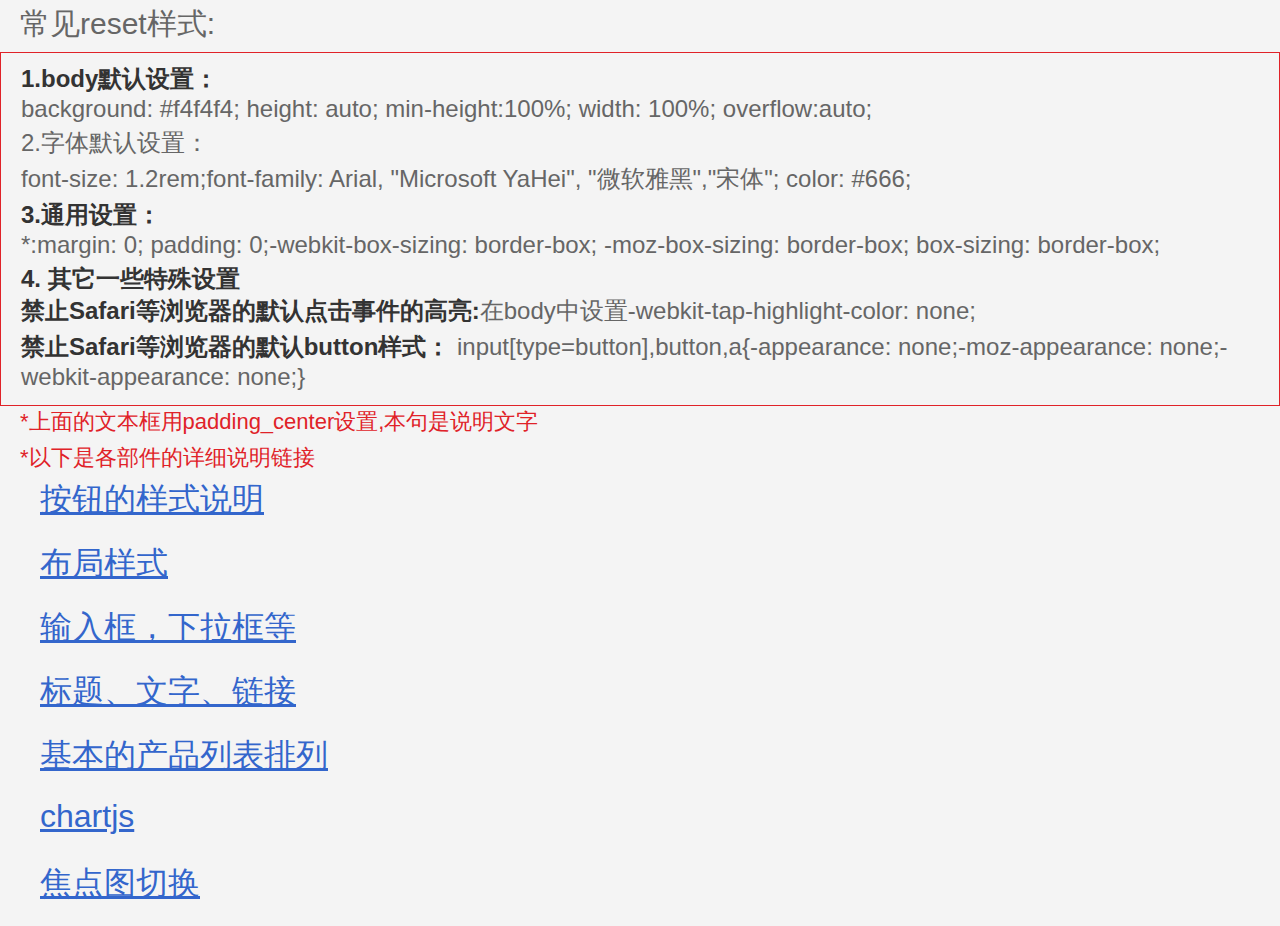
<file: index.html>
<!DOCTYPE html>
<html>
	<head>
		<meta charset="utf-8" />
		<meta name="viewport" content="width=device-width,initial-scale=1,minimum-scale=1,maximum-scale=1,user-scalable=0">
		<meta name="apple-mobile-web-app-capable" content="yes">
		<meta name="format-detection" content="telephone=no">
		<!--iPhone/iPod Touch上将网页"添加至主屏幕"时，去掉icon上的透明层-->
		<link rel="apple-touch-icon-precomposed" href="../images/apple-touch-icon.png">
		<link rel="stylesheet" type="text/css" href="../css/common.css"/>
		<script type="text/javascript" src="../js/jquery.min.js"></script>
		<title>mobile CSS</title>
		<style type="text/css">
			a,p{margin-bottom: 0.2rem;}
			b{font-weight: bold;color: #333;}
			a{font-size: 1.6rem;text-indent: 2rem;line-height: 3rem;height: 3rem;}
		</style>
	</head>
	<body>
		<p class="tit_normalleft">常见reset样式:</p>
		<div class="padding_center redborder">
			<b>1.body默认设置：</b>
			<p>background: #f4f4f4; height: auto; min-height:100%; width: 100%; overflow:auto;</p>
			<b></b>2.字体默认设置：</p>
			<p>font-size: 1.2rem;font-family: Arial, "Microsoft YaHei", "微软雅黑","宋体"; color: #666;</p>
			<b>3.通用设置：</b>
			<p>*:margin: 0; padding: 0;-webkit-box-sizing: border-box; -moz-box-sizing: border-box; box-sizing: border-box;</p>
			<b>4. 其它一些特殊设置</b>
			<p><b>禁止Safari等浏览器的默认点击事件的高亮:</b>在body中设置-webkit-tap-highlight-color: none;</p>
			<p><b>禁止Safari等浏览器的默认button样式：</b> input[type=button],button,a{-appearance: none;-moz-appearance: none;-webkit-appearance: none;}</p>
		</div>
		<p class="validate_text">*上面的文本框用padding_center设置,本句是说明文字</p>
		<p class="validate_text">*以下是各部件的详细说明链接</p>
		<a href="btn.html" class="blue_href">按钮的样式说明</a>
		<a href="layout.html" class="blue_href">布局样式</a>
		<a href="input.html" class="blue_href">输入框，下拉框等</a>
		<a href="title_text.html" class="blue_href">标题、文字、链接</a>
		<a href="prolist.html" class="blue_href">基本的产品列表排列</a>
		<a href="chartjs.html" class="blue_href">chartjs</a>
		<a href="slidebanner.html" class="blue_href">焦点图切换</a>
	</body>
</html>
</file>
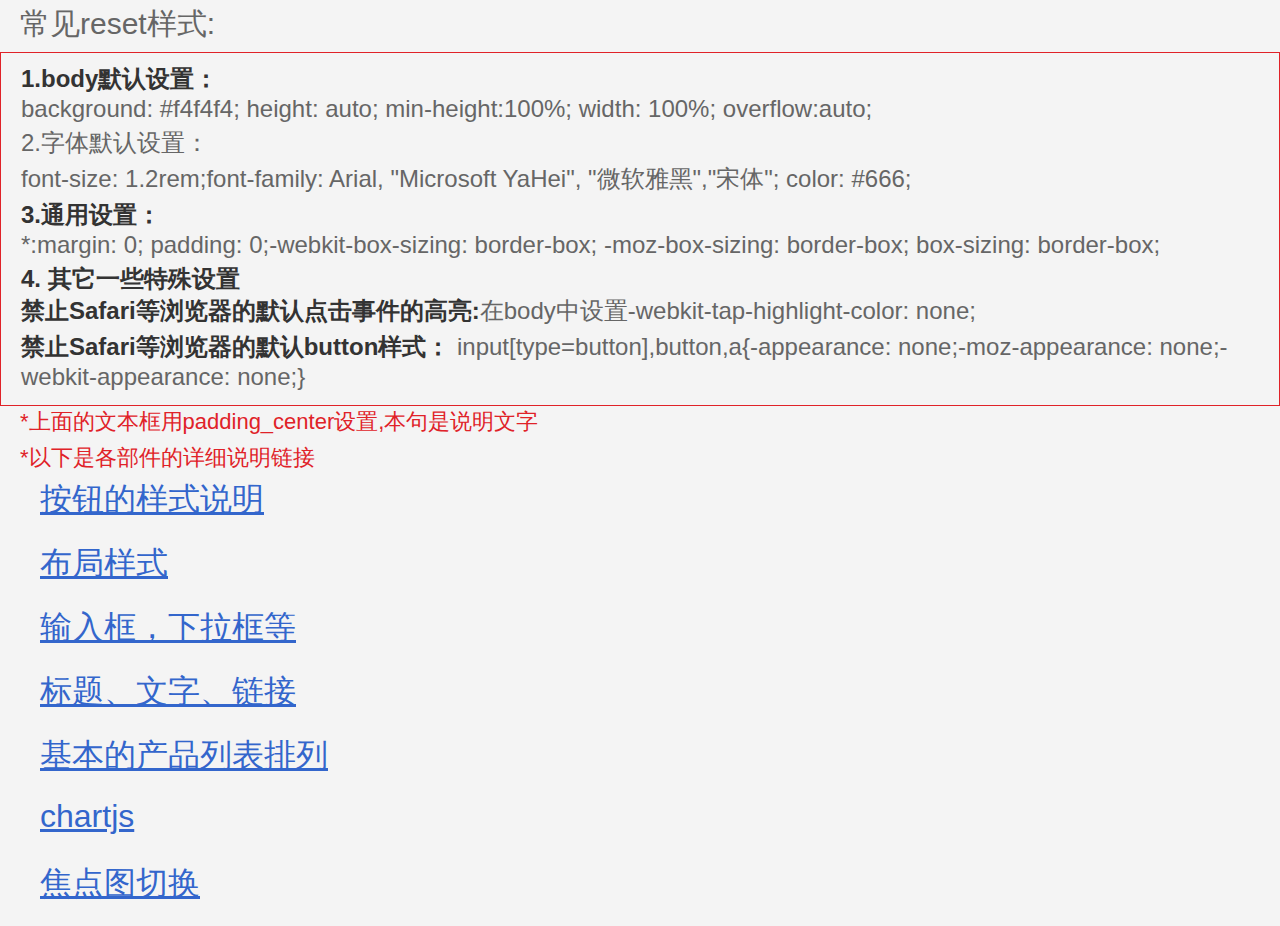
<file: template/index.html>
<!DOCTYPE html>
<html>
	<head>
		<meta charset="utf-8" />
		<meta name="viewport" content="width=device-width,initial-scale=1,minimum-scale=1,maximum-scale=1,user-scalable=0">
		<meta name="apple-mobile-web-app-capable" content="yes">
		<meta name="format-detection" content="telephone=no">
		<!--iPhone/iPod Touch上将网页"添加至主屏幕"时，去掉icon上的透明层-->
		<link rel="apple-touch-icon-precomposed" href="images/apple-touch-icon.png">
		<link rel="stylesheet" type="text/css" href="../css/common.css"/>
		<script type="text/javascript" src="../js/jquery.min.js"></script>
		<title>mobile CSS</title>
		<style type="text/css">
			a,p{margin-bottom: 0.2rem;}
			b{font-weight: bold;color: #333;}
			a{font-size: 1.6rem;text-indent: 2rem;line-height: 3rem;height: 3rem;}
		</style>
	</head>
	<body>
		<p class="tit_normalleft">常见reset样式:</p>
		<div class="padding_center redborder">
			<b>1.body默认设置：</b>
			<p>background: #f4f4f4; height: auto; min-height:100%; width: 100%; overflow:auto;</p>
			<b></b>2.字体默认设置：</p>
			<p>font-size: 1.2rem;font-family: Arial, "Microsoft YaHei", "微软雅黑","宋体"; color: #666;</p>
			<b>3.通用设置：</b>
			<p>*:margin: 0; padding: 0;-webkit-box-sizing: border-box; -moz-box-sizing: border-box; box-sizing: border-box;</p>
			<b>4. 其它一些特殊设置</b>
			<p><b>禁止Safari等浏览器的默认点击事件的高亮:</b>在body中设置-webkit-tap-highlight-color: none;</p>
			<p><b>禁止Safari等浏览器的默认button样式：</b> input[type=button],button,a{-appearance: none;-moz-appearance: none;-webkit-appearance: none;}</p>
		</div>
		<p class="validate_text">*上面的文本框用padding_center设置,本句是说明文字</p>
		<p class="validate_text">*以下是各部件的详细说明链接</p>
		<a href="btn.html" class="blue_href">按钮的样式说明</a>
		<a href="layout.html" class="blue_href">布局样式</a>
		<a href="input.html" class="blue_href">输入框，下拉框等</a>
		<a href="title_text.html" class="blue_href">标题、文字、链接</a>
		<a href="prolist.html" class="blue_href">基本的产品列表排列</a>
		<a href="chartjs.html" class="blue_href">chartjs</a>
		<a href="slidebanner.html" class="blue_href">焦点图切换</a>
	</body>
</html>
</file>
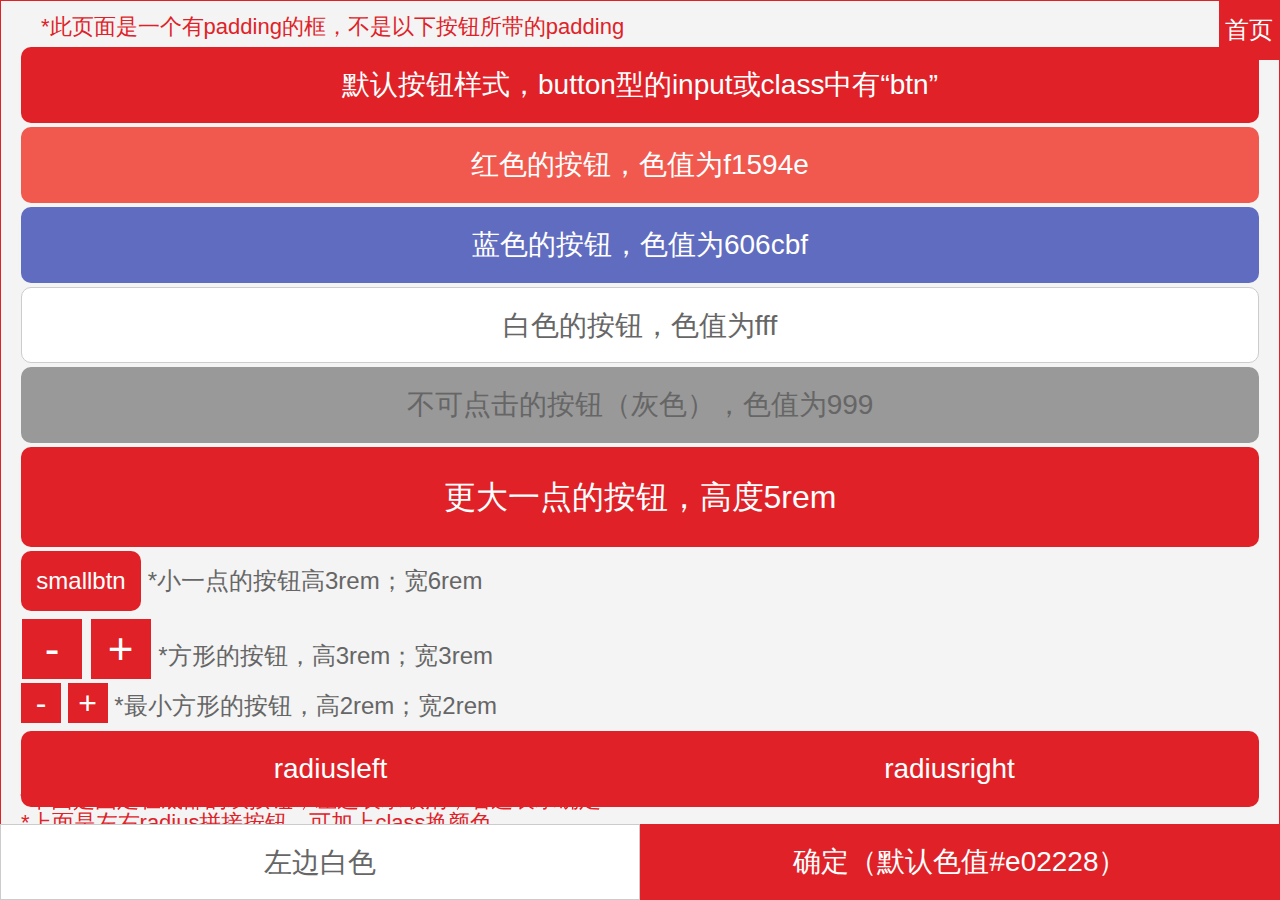
<file: template/btn.html>
<!DOCTYPE html>
<html>
	<head>
		<meta charset="utf-8" />
		<meta name="viewport" content="width=device-width,initial-scale=1,minimum-scale=1,maximum-scale=1,user-scalable=0">
		<meta name="apple-mobile-web-app-capable" content="yes">
		<meta name="format-detection" content="telephone=no">
		<!--iPhone/iPod Touch上将网页"添加至主屏幕"时，去掉icon上的透明层-->
		<link rel="apple-touch-icon-precomposed" href="images/apple-touch-icon.png">
		<link rel="stylesheet" type="text/css" href="../css/common.css"/>
		<script type="text/javascript" src="../js/jquery.min.js"></script>
		<title>按钮的样式说明</title>
		<style type="text/css">
			a,p{margin-bottom: 0.2rem;}
		</style>
	</head>
	<body>
		<div class="padding_center redborder heightauto">
			<p class="validate_text">*此页面是一个有padding的框，不是以下按钮所带的padding</p>
			<a href="#" class="btn">默认按钮样式，button型的input或class中有“btn”</a>
			<a href="#" class="btn btnred">红色的按钮，色值为f1594e</a>
			<a href="#" class="btn btnblue">蓝色的按钮，色值为606cbf</a>
			<a href="#" class="btn btnwhite">白色的按钮，色值为fff</a>
			<a href="#" class="btn btndisabled">不可点击的按钮（灰色），色值为999</a>
			<a href="#" class="btn bigbtn">更大一点的按钮，高度5rem</a>
			<p>
				<a href="#" class="btn smallbtn" style="display: inline-block;">smallbtn</a>
				<em style="display: inline">*小一点的按钮高3rem；宽6rem</em>
			</p>
			<p>
				<a href="#" class="btn square_btn" style="display: inline-block;">-</a>
				<a href="#" class="btn square_btn" style="display: inline-block;">+</a>
				<em style="display: inline">*方形的按钮，高3rem；宽3rem</em>
			</p>
			<p>
				<a href="#" class="btn square_btn_small" style="display: inline-block;">-</a>
				<a href="#" class="btn square_btn_small" style="display: inline-block;">+</a>
				<em style="display: inline">*最小方形的按钮，高2rem；宽2rem</em>
			</p>
			<p class="radiusbtn">
				<input type="button" name="" id="" value="radiusleft" />
				<input type="button" name="" id="" value="radiusright" />
				<em class="validate_text">*上面是左右radius拼接按钮，可加上class换颜色</em>
			</p>
		</div>
		<p class="validate_text" style="position: fixed;bottom: 4rem;">*下面是固定在底部的双按钮，左边表示取消，右边表示确定</p>
		<div class="botbtn">
			<input type="button" class="btnhalf btnwhite" name="" id="" value="左边白色" />
			<input type="button" class="btnhalf " name="" id="" value="确定（默认色值#e02228）" />
		</div>
		<a href="index.html" class="square_btn fixed_top" style="font-size: 1.2rem;">首页</a>
	</body>
</html>
</file>
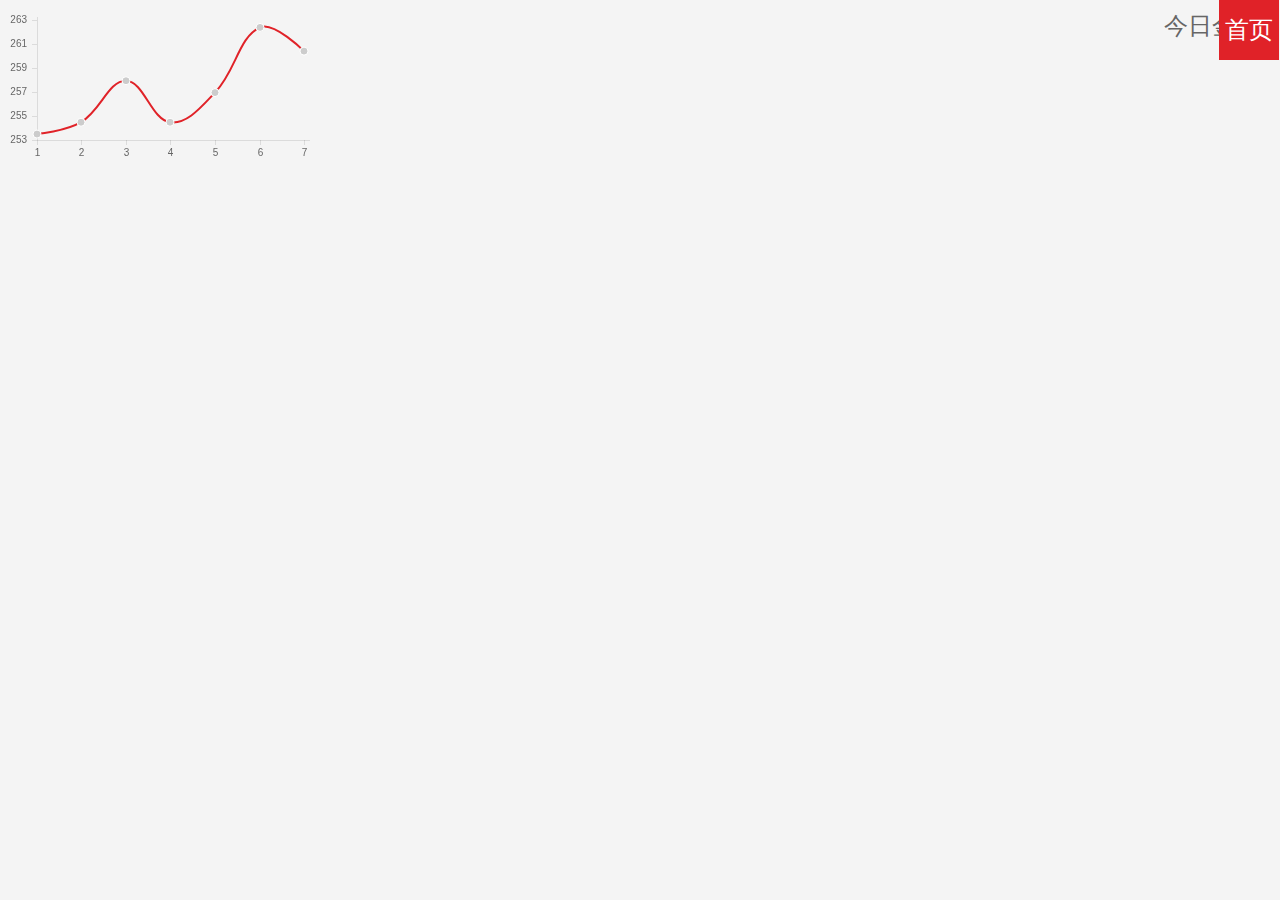
<file: template/chartjs.html>
<!DOCTYPE html>
<html>
	<head>
		<meta charset="UTF-8">
		<meta name="viewport" content="width=device-width,initial-scale=1,minimum-scale=1,maximum-scale=1,user-scalable=0">
		<meta name="apple-mobile-web-app-capable" content="yes">
		<meta name="format-detection" content="telephone=no">

		<!--iPhone/iPod Touch上将网页"添加至主屏幕"时，去掉icon上的透明层-->
		<link rel="apple-touch-icon-precomposed" href="images/apple-touch-icon.png">
		<link rel="stylesheet" type="text/css" href="../css/common.css"/>
		<script type="text/javascript" src="../js/jquery.min.js"></script>
		<script type="text/javascript" src="../js/chart.min.js"></script>
		<title>ChartJs</title>
	</head>
	<body>
		<a href="index.html" class="square_btn fixed_top" style="font-size: 1.2rem;">首页</a>
		<p style="float: right;margin-right: 1rem;">今日金价<em style="font-style: normal;"><?php echo $tg_price;?></em></p>
		<div class="chart" style="width: 300px;margin: 10px">
			<canvas id="myChart">为了更好的视觉体验，请使用IE9以上版本的浏览器</canvas>
		</div>
		<script>
		    window.onload = function(){
		        var lineChartData =  {
		        	labels : [  '1', '2', '3', '4', '5', '6', '7'],
		        	datasets : [
		        		{
		        			label: 'gold dataset',
		        			fillColor : 'rgba(151,187,205,0)',
		        			strokeColor : '#e02228',
		        			pointColor : '#ccc',
		        			pointStrokeColor : '#fff',
		        			pointHighlightFill : '#fff',
		        			pointHighlightStroke : 'rgba(151,187,205,1)',
		        			data : [253.50,254.50,258.00,254.50,257.00,262.50,260.50]
		        		}]};
		        var ctx = document.getElementById("myChart").getContext("2d");
		        window.myLine = new Chart(ctx).Line(lineChartData, {
		            pointHitDetectionRadius: 5,
		            scaleFontStyle : "normal",
		            scaleFontSize : 10,
		            responsive: true,
		            scaleShowGridLines : false,
		            datasetFill : true,
		        });
		    }
		</script>
	</body>
</html>
</file>
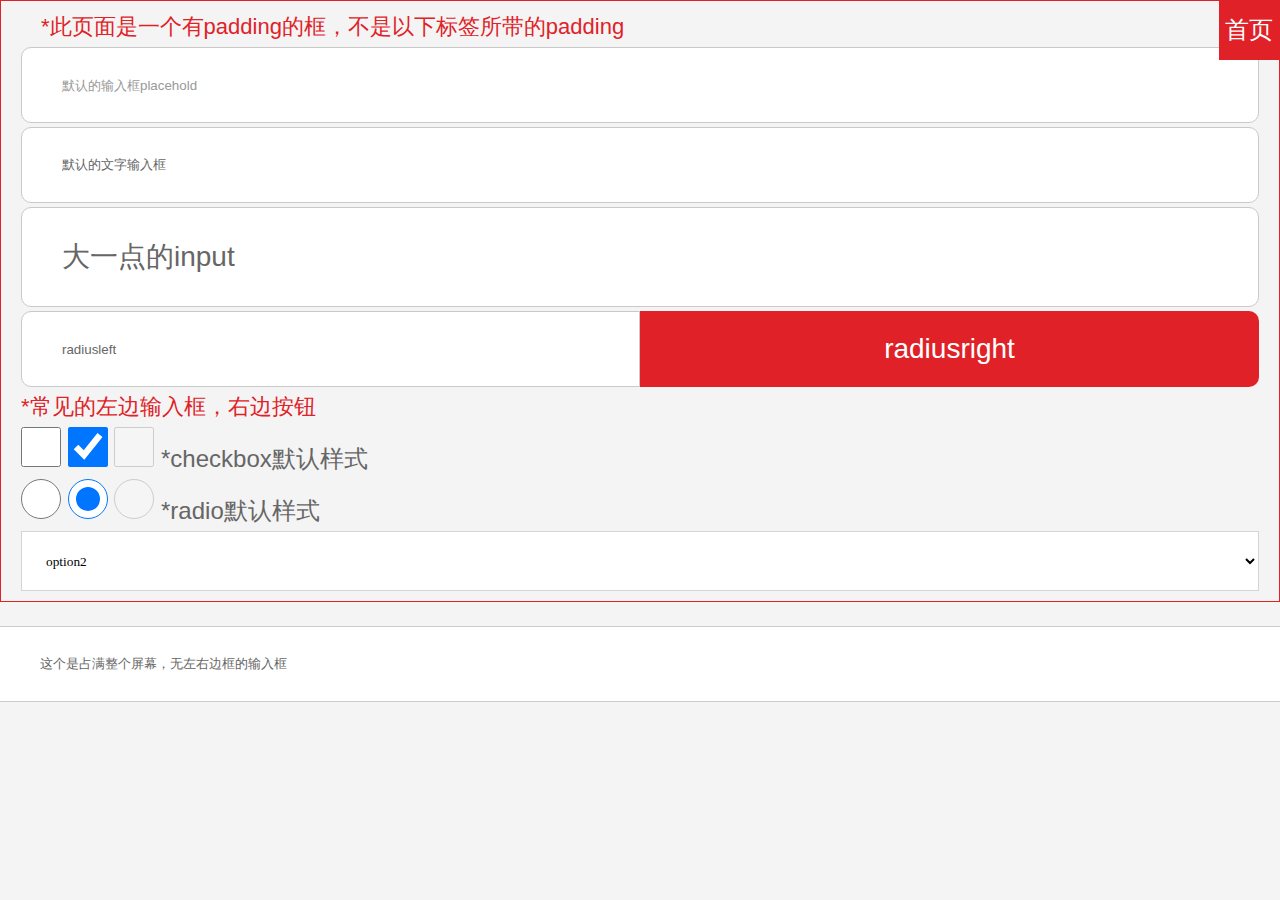
<file: template/input.html>
<!DOCTYPE html>
<html>
	<head>
		<meta charset="utf-8" />
		<meta name="viewport" content="width=device-width,initial-scale=1,minimum-scale=1,maximum-scale=1,user-scalable=0">
		<meta name="apple-mobile-web-app-capable" content="yes">
		<meta name="format-detection" content="telephone=no">
		<!--iPhone/iPod Touch上将网页"添加至主屏幕"时，去掉icon上的透明层-->
		<link rel="apple-touch-icon-precomposed" href="images/apple-touch-icon.png">
		<link rel="stylesheet" type="text/css" href="../css/common.css"/>
		<script type="text/javascript" src="../js/jquery.min.js"></script>
		<title>按钮的样式说明</title>
		<style type="text/css">
			a,div,p,input{margin-bottom: 0.2rem;}
		</style>
	</head>
	<body>
		<a href="index.html" class="square_btn fixed_top" style="font-size: 1.2rem;">首页</a>
		<div class="padding_center redborder heightauto">
			<p class="validate_text">*此页面是一个有padding的框，不是以下标签所带的padding</p>
			<input type="text" name="" id="" value="" placeholder="默认的输入框placehold" />
			<input type="text" name="" id="" value="默认的文字输入框" placeholder="" />
			<input type="text" name="" id="" value="大一点的input" class="biginput" />
			<p class="radiusbtn">
				<input type="text" name="" id="" value="radiusleft" />
				<input type="button" name="" id="" value="radiusright" />
				<em class="validate_text">*常见的左边输入框，右边按钮</em>
			</p>
			<p>
				<input type="checkbox" name="" id="" value="" />
				<input type="checkbox" name="" id="" checked="checked" value="" />
				<input type="checkbox" name="" id="" value="" disabled="disabled" />
				<em>*checkbox默认样式</em>
			</p>
			<p>
				<input type="radio" name="radio" id="" value="" checked="" />
				<input type="radio" name="radio" id="" value="" checked="true"/>
				<input type="radio" name="radio" id="" value="" disabled="disabled"/>
				<em>*radio默认样式</em>
			</p>
			<select name="select" style="width: 100%;">
				<option value="option1">option1</option>
				<option value="option2" selected="selected">option2</option>
				<option value="option3">option3</option>
			</select>
		</div>
		<input type="text" name="" id="" class="input_screen" style="margin-top: 1rem;" value="这个是占满整个屏幕，无左右边框的输入框" />
	</body>
</html>
</file>
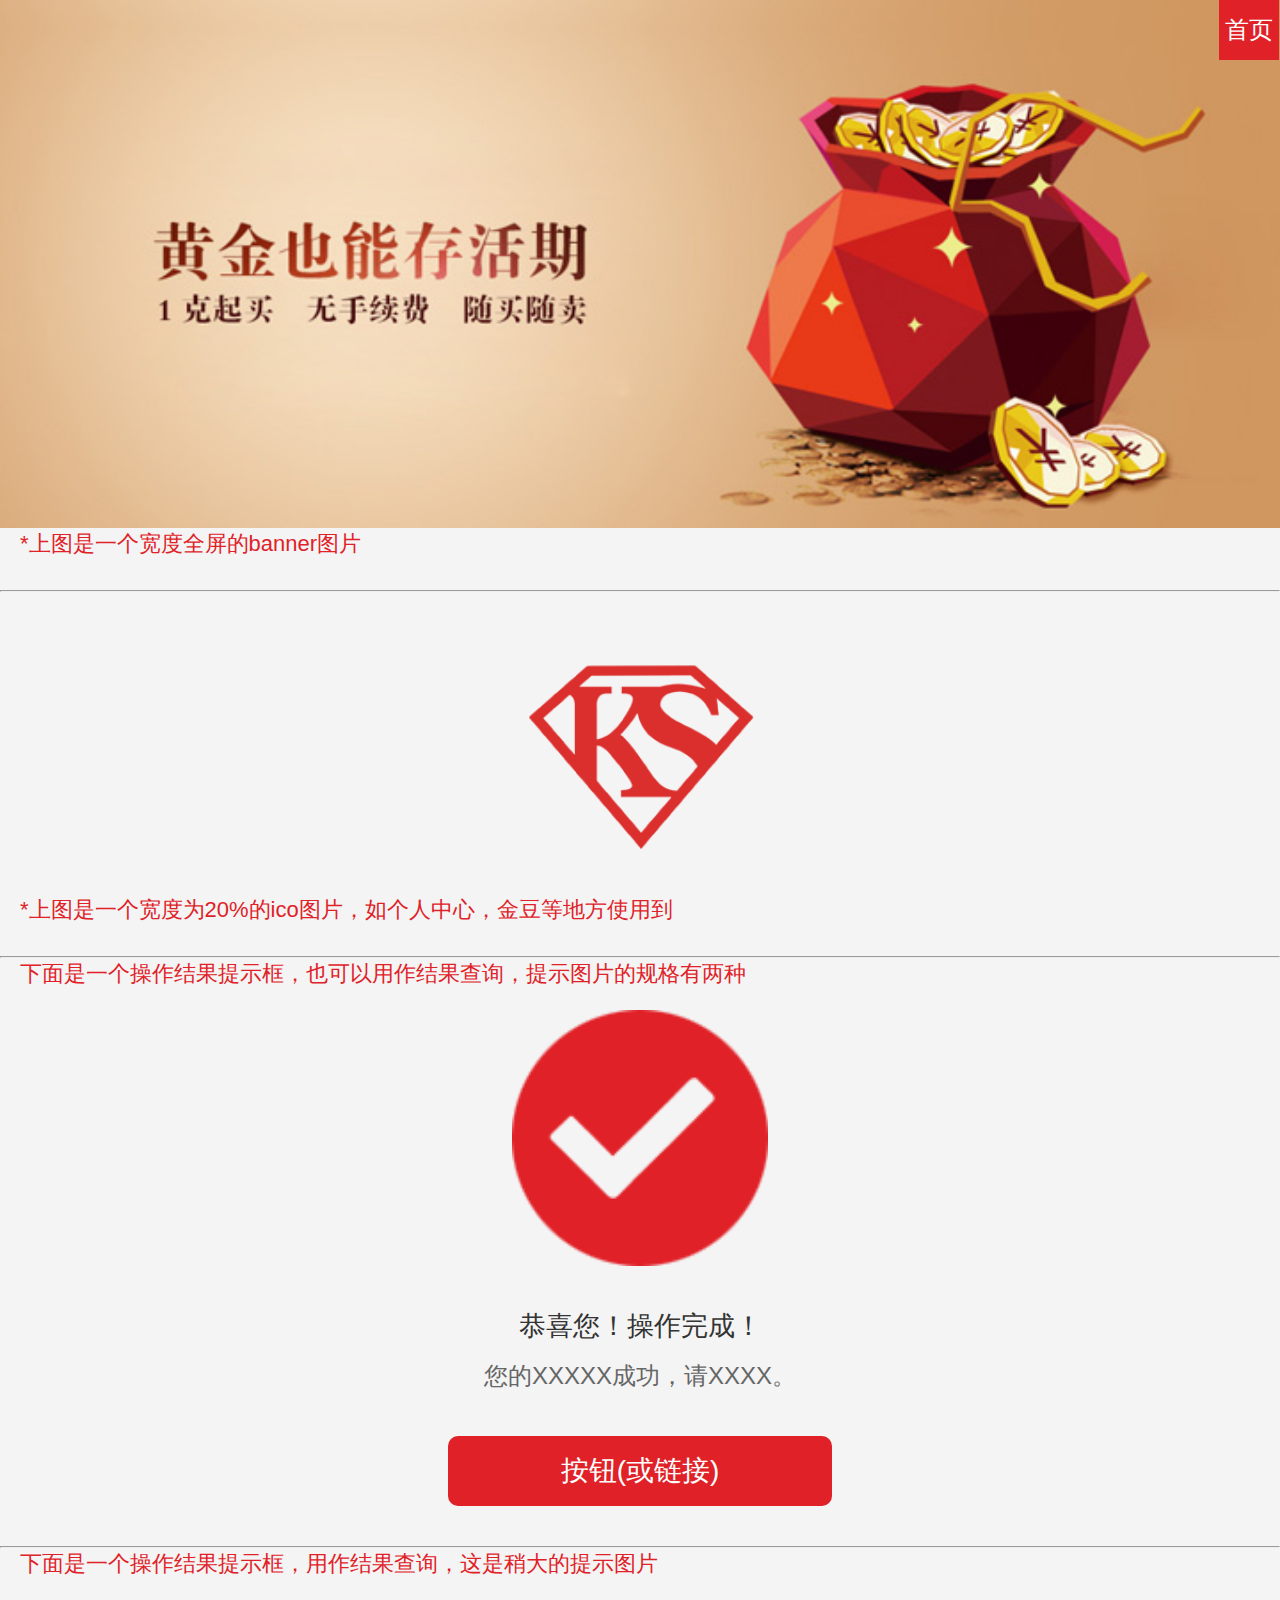
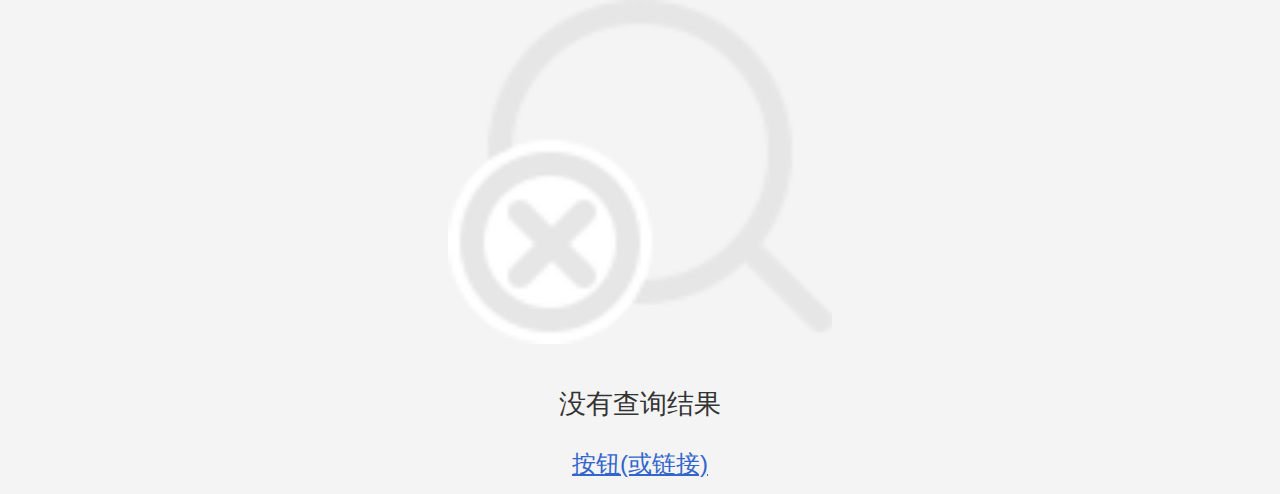
<file: template/layout.html>
<!DOCTYPE html>
<html>
	<head>
		<meta charset="utf-8" />
		<meta name="viewport" content="width=device-width,initial-scale=1,minimum-scale=1,maximum-scale=1,user-scalable=0">
		<meta name="apple-mobile-web-app-capable" content="yes">
		<meta name="format-detection" content="telephone=no">
		<!--iPhone/iPod Touch上将网页"添加至主屏幕"时，去掉icon上的透明层-->
		<link rel="apple-touch-icon-precomposed" href="images/apple-touch-icon.png">
		<link rel="stylesheet" type="text/css" href="../css/common.css"/>
		<script type="text/javascript" src="../js/jquery.min.js"></script>
		<style type="text/css">
			hr{margin-top: 1.5rem;}
		</style>
		<title>常见布局</title>
	</head>
	<body>
		<a href="index.html" class="square_btn fixed_top" style="font-size: 1.2rem;">首页</a>
		<img src="../images/banner_01.jpg" class="bannerimg" title="这是一个全屏的banner样式"/>
		<p class="validate_text">*上图是一个宽度全屏的banner图片</p>
		<hr />
		<img src="../images/icon-kingstone.png" class="mainico"/>
		<p class="validate_text">*上图是一个宽度为20%的ico图片，如个人中心，金豆等地方使用到</p>
		<hr />
		<p class="validate_text">下面是一个操作结果提示框，也可以用作结果查询，提示图片的规格有两种</p>
		<div class="resultbox">
            <img src="../images/ico_success.png" class="resultpic" />
            <p class="resulttip">恭喜您！操作完成！</p>
            <p class="result_tipsmall">您的XXXXX成功，请XXXX。</p>
            <a href="user.php?act=login" class="btn resultbtn">按钮(或链接)</a>
        </div>
        <hr />
        <p class="validate_text">下面是一个操作结果提示框，用作结果查询，这是稍大的提示图片</p>
        <div class="resultbox">
            <img src="../images/order-list-transparent.png" class="resultpic_big" />
            <p class="resulttip">没有查询结果</p>
            <a href="user.php?act=login" class="resulthref">按钮(或链接)</a>
        </div>


	</body>
</html>
</file>
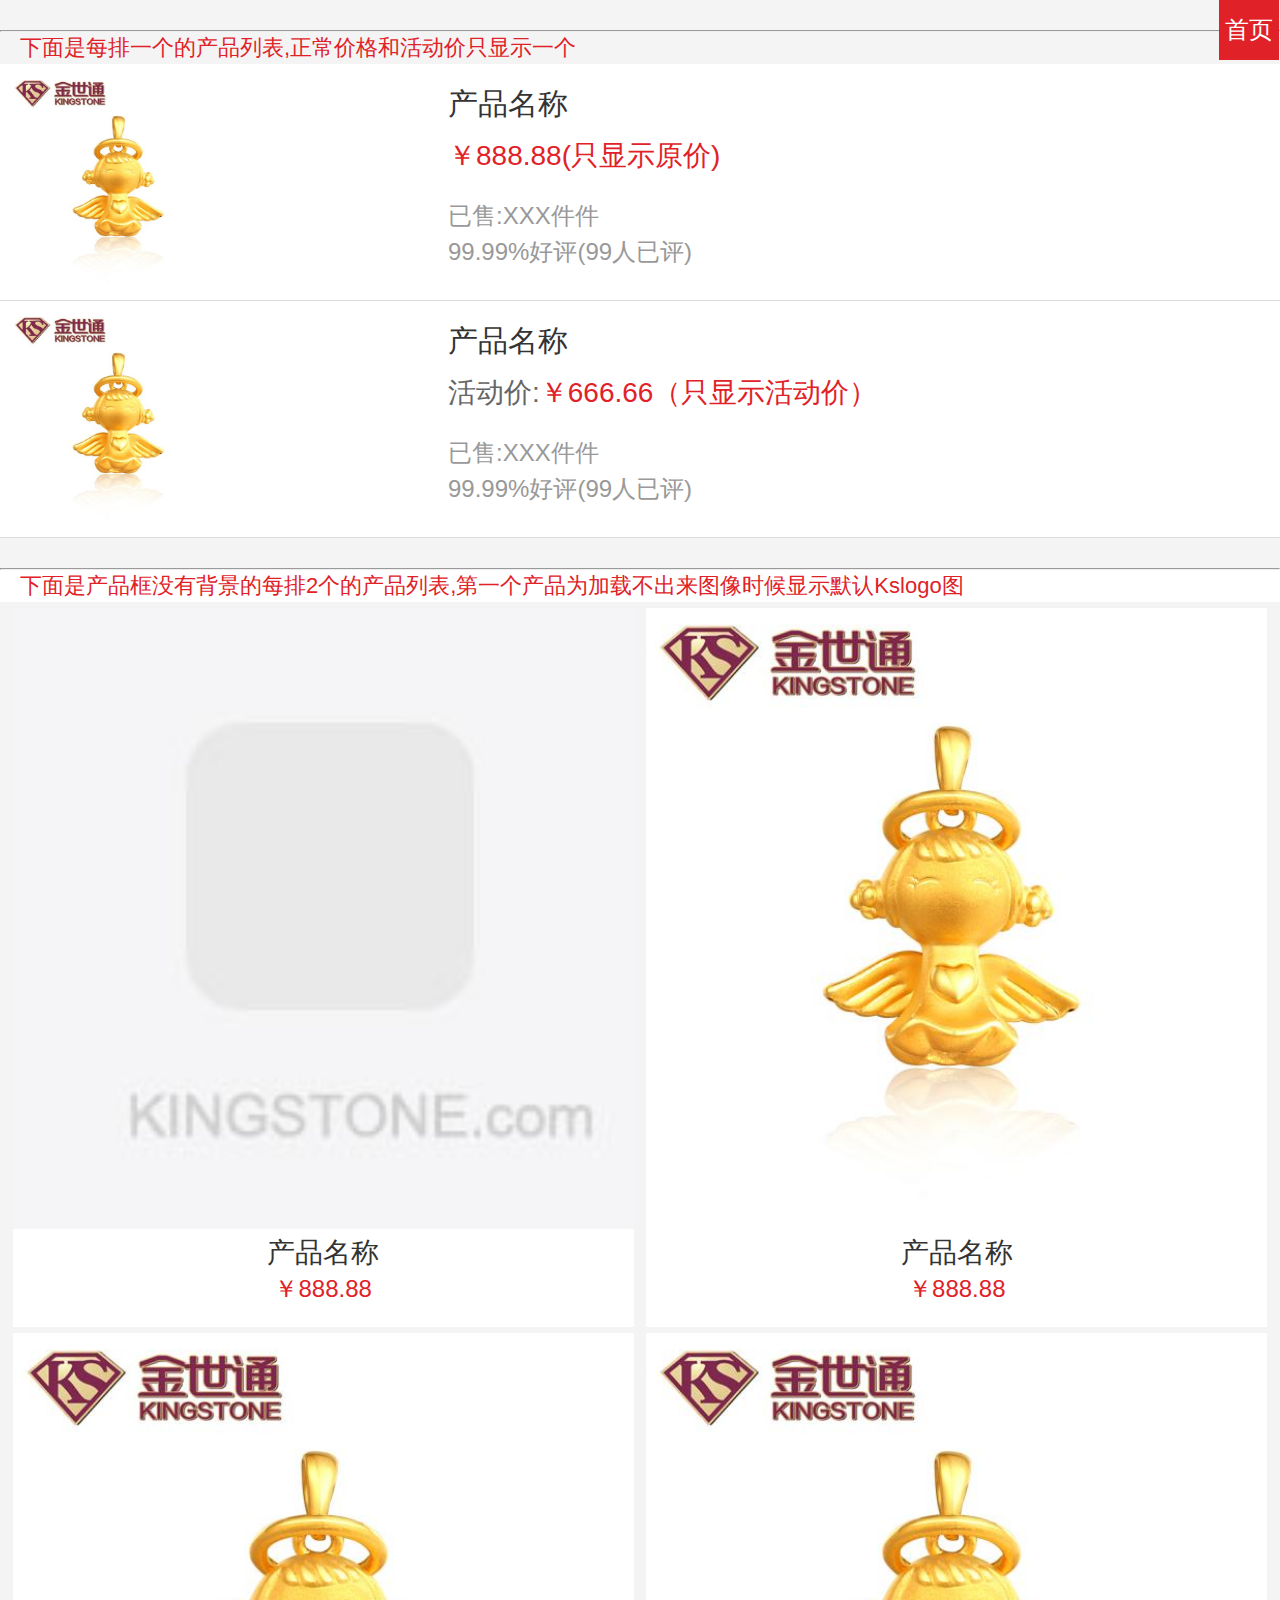
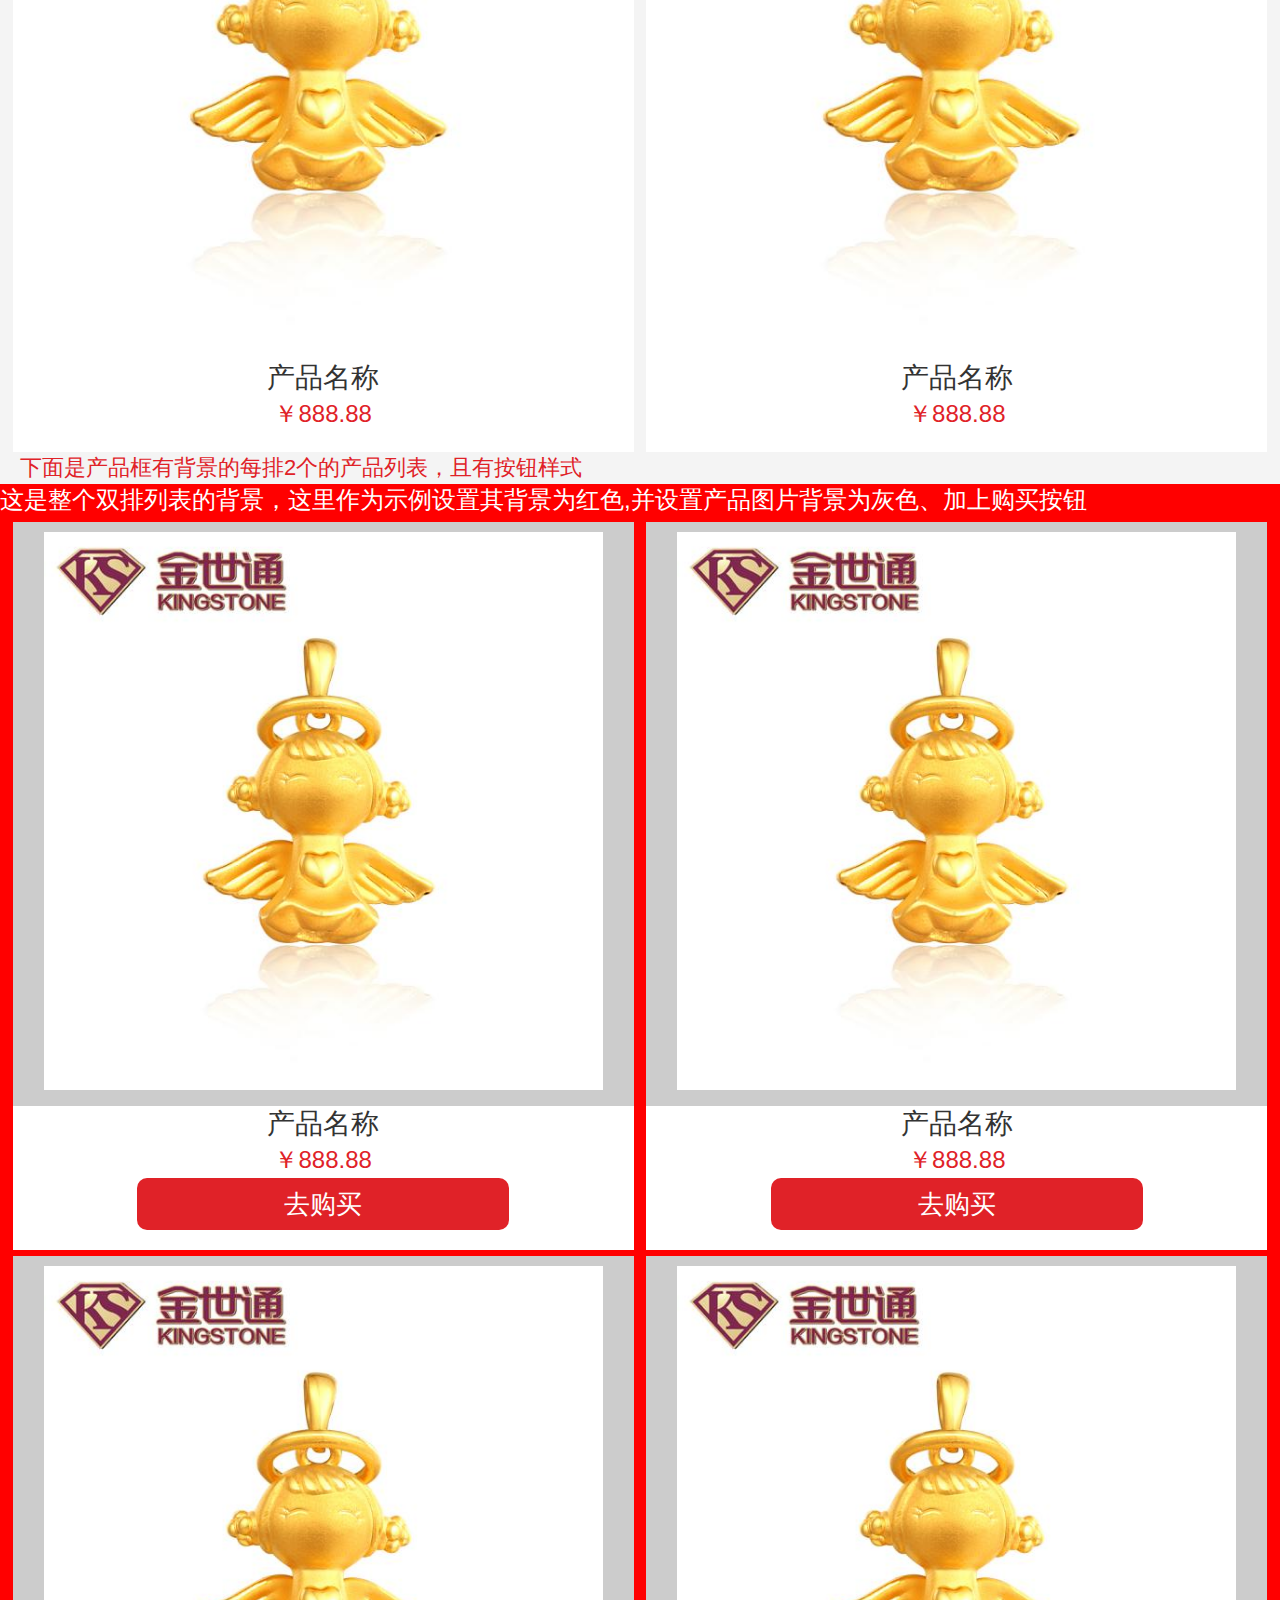
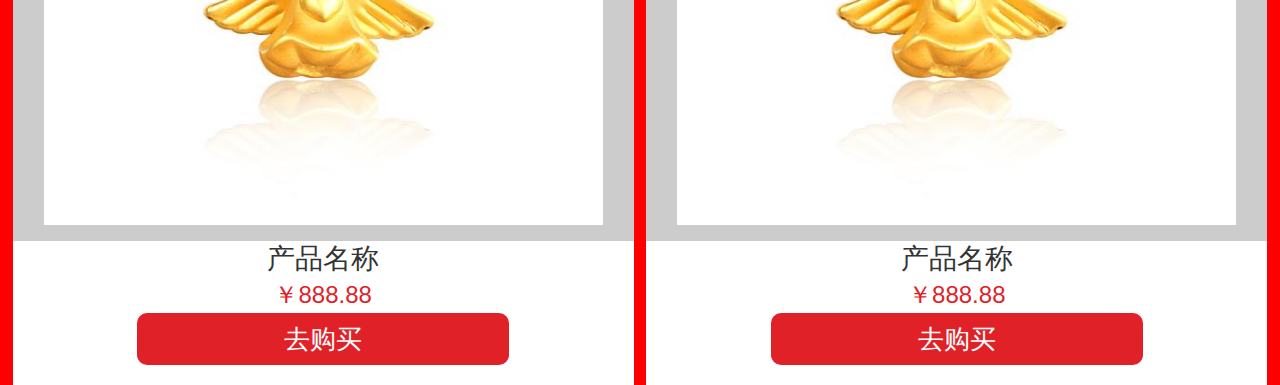
<file: template/prolist.html>
<!DOCTYPE html>
<html>
	<head>
		<meta charset="utf-8" />
		<meta name="viewport" content="width=device-width,initial-scale=1,minimum-scale=1,maximum-scale=1,user-scalable=0">
		<meta name="apple-mobile-web-app-capable" content="yes">
		<meta name="format-detection" content="telephone=no">
		<!--iPhone/iPod Touch上将网页"添加至主屏幕"时，去掉icon上的透明层-->
		<link rel="apple-touch-icon-precomposed" href="images/apple-touch-icon.png">
		<link rel="stylesheet" type="text/css" href="../css/common.css"/>
		<link rel="stylesheet" type="text/css" href="../css/prolist.css"/>
		<script type="text/javascript" src="../js/jquery.min.js"></script>
		<style type="text/css">
			hr{margin-top: 1.5rem;}
			.goodimg_bg{background-color: #ccc;}
		</style>
		<title>常见布局</title>
		<!--图片加载失败显示默认图片-->
		<script type="text/javascript">
			$(document).ready(function(){
			  	$(".good_img").error(function(){
			    	$(this).attr('src',"../images/img_bg4.jpg");
			 	});
			});
		</script>
	</head>
	<body>
		<a href="index.html" class="square_btn fixed_top" style="font-size: 1.2rem;">首页</a>
		<div class="">
			<hr />
			<p class="validate_text">下面是每排一个的产品列表,正常价格和活动价只显示一个</p>
			<div class="probox_one" onclick="location.href='#'">
			    <div class="proone_left">
			    	<img class="good_img" src="../images/pro_demo.png" alt="产品">
			    </div>
			    <div class="proone_right">
			    	<p class="good_name">产品名称</p>
	                <p class="good_price">￥888.88(只显示原价)</p>
	                <p class="good_salenum">已售:XXX件件</p>
	                <p class="good_commit">99.99%好评(99人已评)</p>
			    </div>
			</div>
			<div class="probox_one" onclick="location.href='#'">
			    <div class="proone_left">
			    	<img class="good_img" src="../images/pro_demo.png" alt="产品">
			    </div>
			    <div class="proone_right">
			    	<p class="good_name">产品名称</p>
	                <p class="good_price"><font>活动价:</font>￥666.66（只显示活动价）</p>
	                <p class="good_salenum">已售:XXX件件</p>
	                <p class="good_commit">99.99%好评(99人已评)</p>
			    </div>
			</div>
		</div>
		<hr />
		<div>
			<p class="validate_text" style="background-color: #fff;">下面是产品框没有背景的每排2个的产品列表,第一个产品为加载不出来图像时候显示默认Kslogo图</p>
			<div class="probox_double" onclick="location.href='#'">
				<img src="" alt="{$goods.goods_name}" class="good_img" />
				<p class="good_name">产品名称</p>
				<p class="good_price">￥888.88</p>
			</div>
			<div class="probox_double" onclick="location.href='#'">
				<img src="../images/pro_demo.png" alt="{$goods.goods_name}" class="good_img" />
				<p class="good_name">产品名称</p>
				<p class="good_price">￥888.88</p>
			</div>
			<div class="probox_double" onclick="location.href='#'">
				<img src="../images/pro_demo.png" alt="{$goods.goods_name}" class="good_img" />
				<p class="good_name">产品名称</p>
				<p class="good_price">￥888.88</p>
			</div>
			<div class="probox_double" onclick="location.href='#'">
				<img src="../images/pro_demo.png" alt="{$goods.goods_name}" class="good_img" />
				<p class="good_name">产品名称</p>
				<p class="good_price">￥888.88</p>
			</div>
		</div>

		<p class="validate_text">下面是产品框有背景的每排2个的产品列表，且有按钮样式</p>
		<div class="prolist_bg" style="background-color: red;">
			<p style="color: #fff;">这是整个双排列表的背景，这里作为示例设置其背景为红色,并设置产品图片背景为灰色、加上购买按钮</p>
			<div class="probox_double" onclick="location.href='#'">
				<div class="goodimg_bg">
					<img src="../images/pro_demo.png" alt="{$goods.goods_name}" class="good_img" />
				</div>
				<p class="good_name">产品名称</p>
				<p class="good_price">￥888.88</p>
				<a href="#" class="btn good_btn">去购买</a>
			</div>
			<div class="probox_double" onclick="location.href='#'">
				<div class="goodimg_bg">
					<img src="../images/pro_demo.png" alt="{$goods.goods_name}" class="good_img" />
				</div>
				<p class="good_name">产品名称</p>
				<p class="good_price">￥888.88</p>
				<a href="#" class="btn good_btn">去购买</a>
			</div>
			<div class="probox_double" onclick="location.href='#'">
				<div class="goodimg_bg">
					<img src="../images/pro_demo.png" alt="{$goods.goods_name}" class="good_img" />
				</div>
				<p class="good_name">产品名称</p>
				<p class="good_price">￥888.88</p>
				<a href="#" class="btn good_btn">去购买</a>
			</div>
			<div class="probox_double" onclick="location.href='#'">
				<div class="goodimg_bg">
					<img src="../images/pro_demo.png" alt="{$goods.goods_name}" class="good_img" />
				</div>
				<p class="good_name">产品名称</p>
				<p class="good_price">￥888.88</p>
				<a href="#" class="btn good_btn">去购买</a>
			</div>
		</div>

	</body>
</html>
</file>
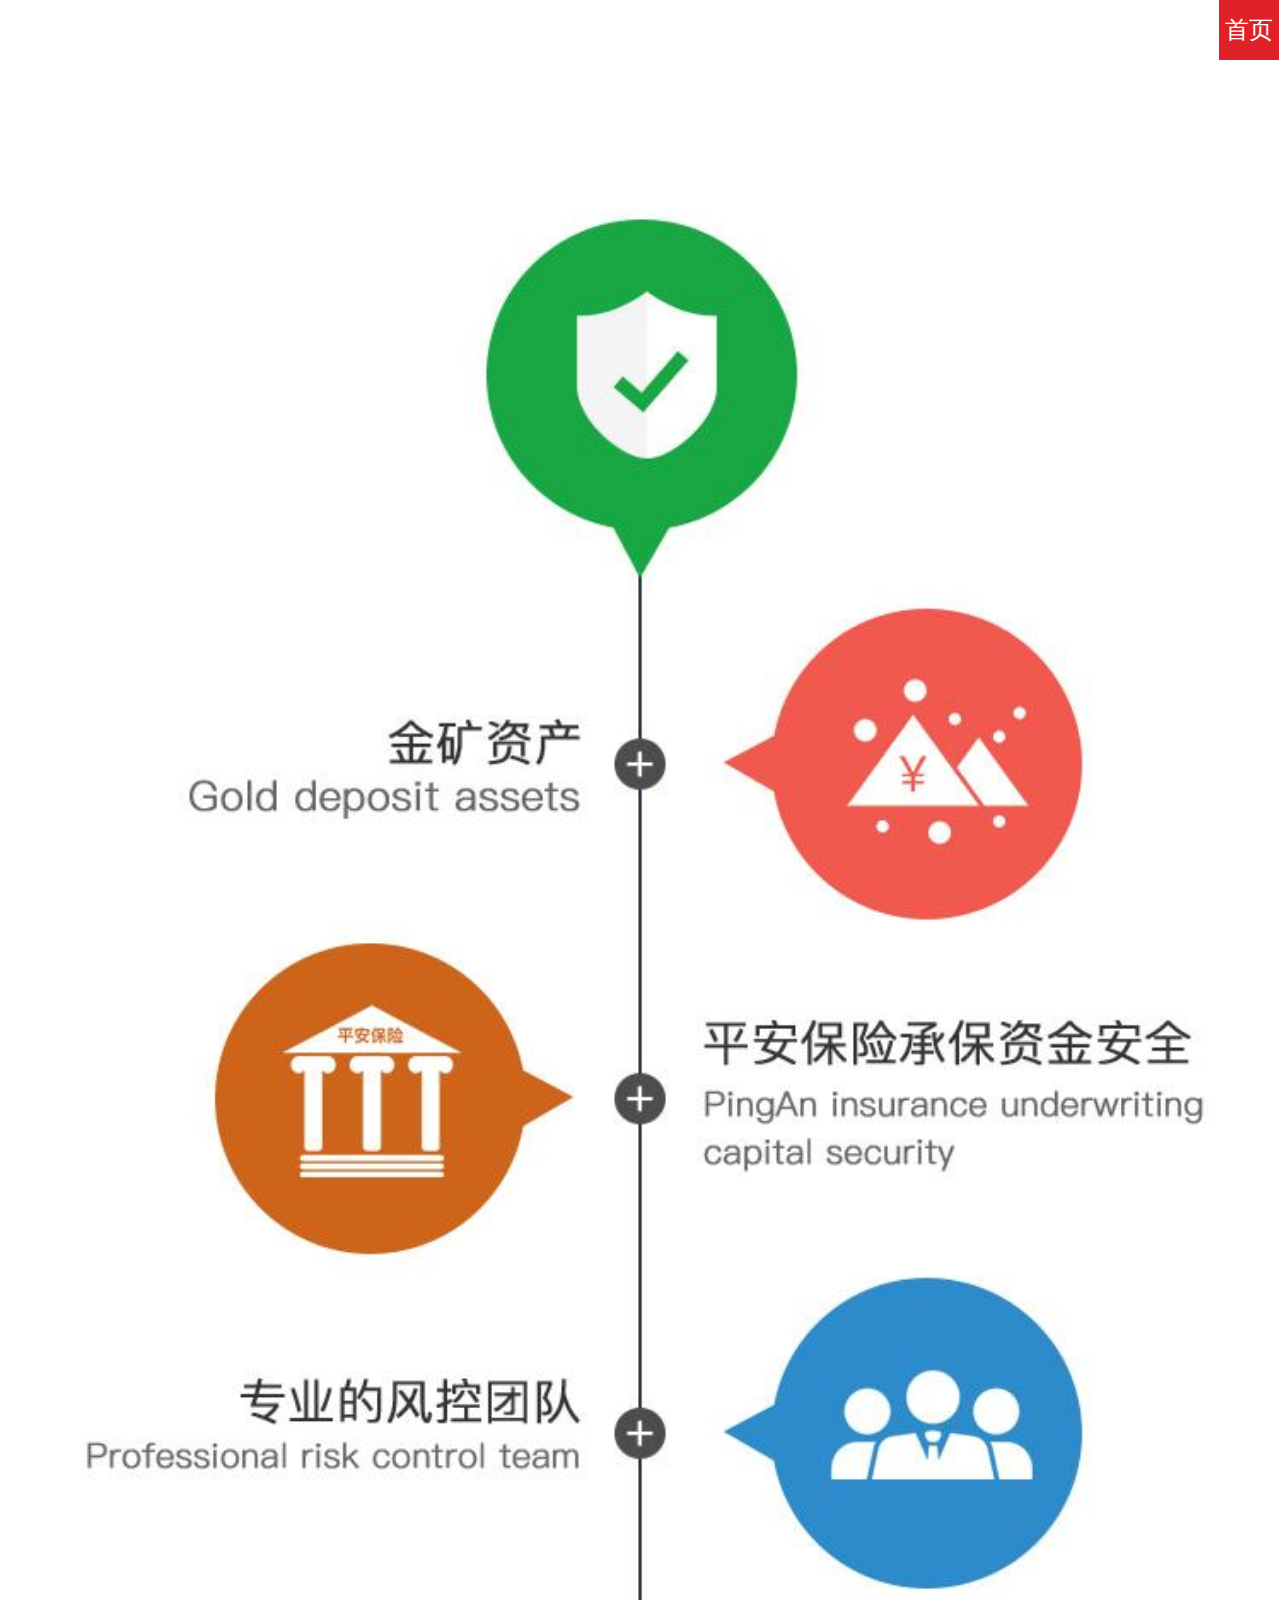
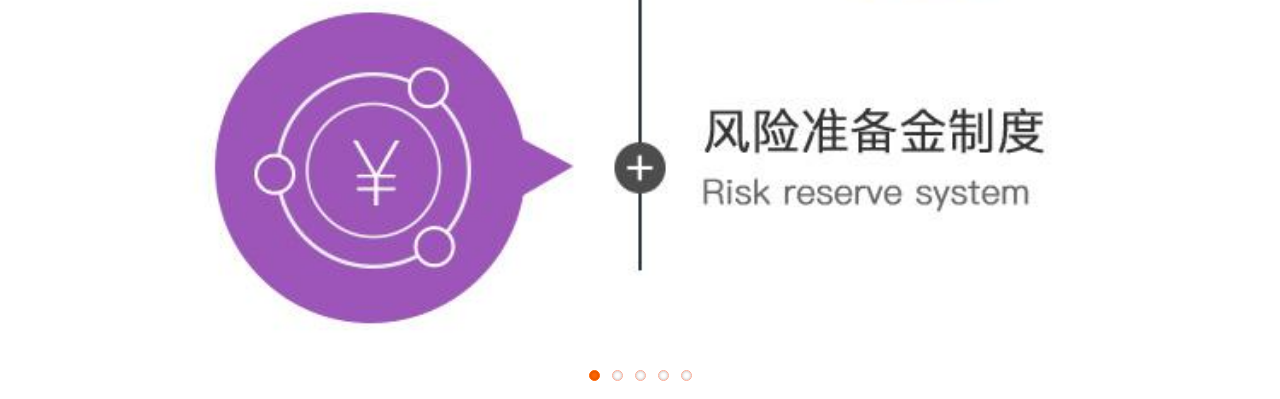
<file: template/slidebanner.html>
<!DOCTYPE html>
<html>
	<head>
		<meta charset="UTF-8">
		<meta name="viewport" content="width=device-width,initial-scale=1,minimum-scale=1,maximum-scale=1,user-scalable=0">
		<meta name="apple-mobile-web-app-capable" content="yes">
		<meta name="format-detection" content="telephone=no">
		<meta http-equiv="Refresh" content="20;URL=index.html">
		<meta http-equiv="Page-Enter" contect="revealTrans(duration=10,transtion= 50)">
		<meta http-equiv="Page-Exit" contect="revealTrans(duration=20，transtion=6)">
		<link rel="stylesheet" type="text/css" href="../css/common.css"/>
		<link rel="stylesheet" type="text/css" href="../css/flexsider.css" />
		<script type="text/javascript" src="../js/jquery.min.js"></script>
		<script type="text/javascript" src="../js/jquery.flexslider-min.js"></script>
		<title>flexslider</title>
		<style type="text/css">
			body{background: #fff;min-height: 100%;width: 100%;}
			img{width: 100%;}
			.flex-prev,.flex-next{display: none !important }
			.flex-control-paging li a{background: #fff;border: 1px solid #fbaa95;}
			.flex-control-paging li a.flex-active{background: #ff6401;border: 1px solid #ff6401;}
			.flex-control-nav{bottom: -2rem;}
		</style>
	</head>
	<body>
		<div class="flexslider" style="margin-top: 5rem;">
			<ul class="slides">
				<li>
					<img src="../images/savabanner_1.jpg" />
				</li>
				<li>
					<img src="../images/savabanner_2.jpg" />
				</li>
				<li>
					<img src="../images/savabanner_3.jpg" />
				</li>
				<li>
					<img src="../images/savabanner_4.jpg" />
				</li>
				<li>
					<img src="../images/savabanner_5.jpg" />
				</li>
			</ul>
		</div>
		<a href="index.html" class="square_btn fixed_top" style="font-size: 1.2rem;">首页</a>
	</body>
	<script type="text/javascript">
		$(window).load(function() {
			$('.flexslider').flexslider({
				animation: "slide",
			});
		});
	</script>
</html>
</file>
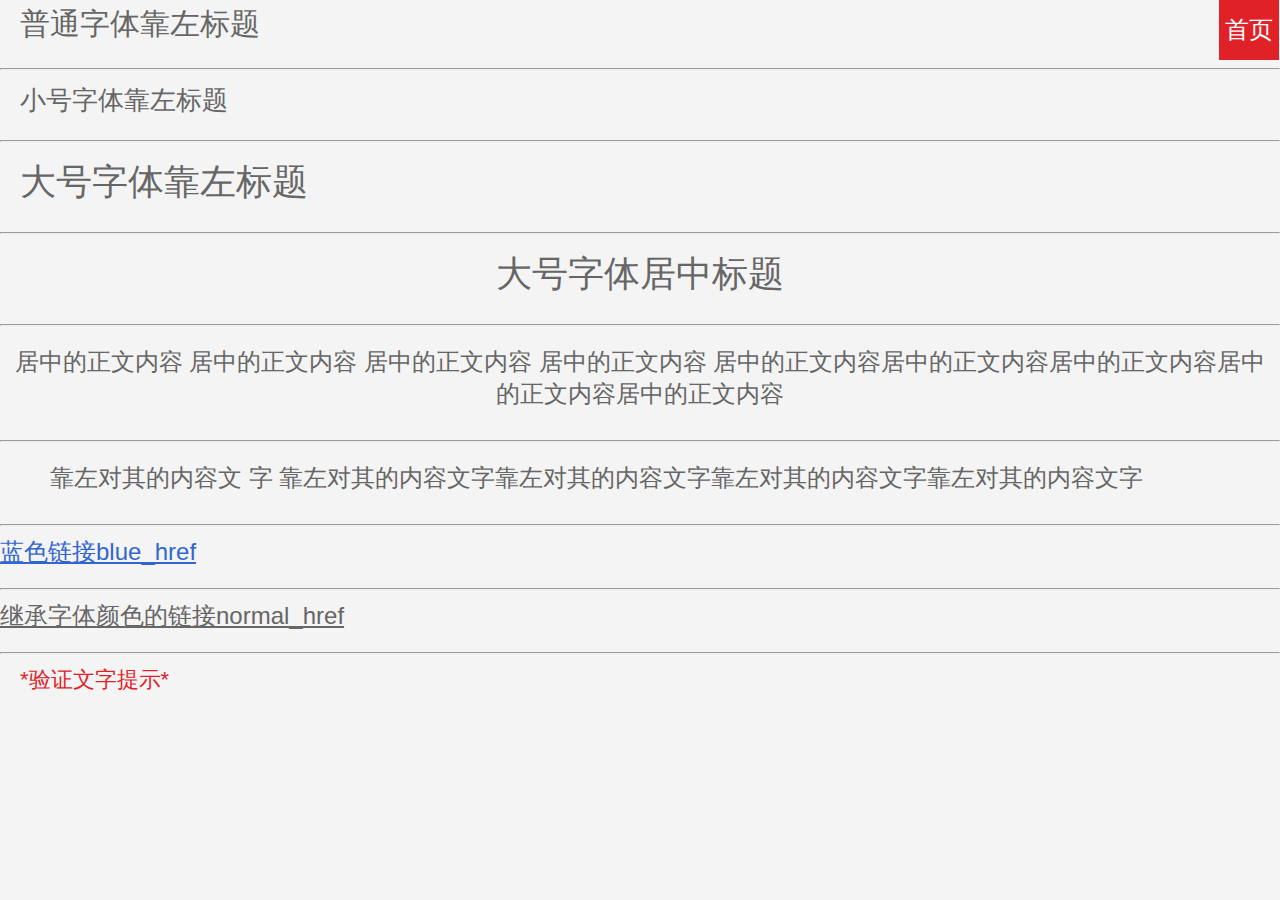
<file: template/title_text.html>
<!DOCTYPE html>
<html>
	<head>
		<meta charset="utf-8" />
		<meta name="viewport" content="width=device-width,initial-scale=1,minimum-scale=1,maximum-scale=1,user-scalable=0">
		<meta name="apple-mobile-web-app-capable" content="yes">
		<meta name="format-detection" content="telephone=no">
		<!--iPhone/iPod Touch上将网页"添加至主屏幕"时，去掉icon上的透明层-->
		<link rel="apple-touch-icon-precomposed" href="images/apple-touch-icon.png">
		<link rel="stylesheet" type="text/css" href="../css/common.css"/>
		<script type="text/javascript" src="../js/jquery.min.js"></script>
		<title>标题、文字、链接</title>
		<style type="text/css">
			hr{margin: 1rem 0 0.5rem;}
		</style>
	</head>
	<body>
		<a href="index.html" class="square_btn fixed_top" style="font-size: 1.2rem;">首页</a>
		<p class="tit_normalleft">普通字体靠左标题</p>
		<hr />
		<p class="tit_smallleft">小号字体靠左标题</p>
		<hr />
		<p class="tit_bigleft">大号字体靠左标题</p>
		<hr />
		<p class="tit_bigcenter">大号字体居中标题</p>
		<hr />
		<p class="content_center">居中的正文内容  居中的正文内容 居中的正文内容 居中的正文内容 居中的正文内容居中的正文内容居中的正文内容居中的正文内容居中的正文内容</p>
		<hr />
		<p class="content_left">靠左对其的内容文 字 靠左对其的内容文字靠左对其的内容文字靠左对其的内容文字靠左对其的内容文字</p>
		<hr />
		<a class="blue_href">蓝色链接blue_href</a>
		<hr />
		<a class="normal_href">继承字体颜色的链接normal_href</a>
		<hr />
		<p class="validate_text">*验证文字提示*</p>

	</body>
</html>
</file>
<file: css/prolist.css>
/******主题系列*******/
/*主题系列头部菜单*/
.category_topmenu{width: 100%; height: 4rem; border-bottom: 1px solid #d5d2d3; background: #fff; position: relative; top: 0; left: 0;}
.category_topmenu li{width: 25%; float: left; height: 100%; height: 2rem; margin-top: 1rem; line-height: 2rem; text-align: center; border-left: 1px solid #dcdcdc;}
.category_topmenu li:first-child{border: none;}
#scroller{width: 100%; height: auto; overflow: hidden;}
/*无产品显示文字*/
.no_items{text-align: center; margin-top: 2rem; line-height: 2rem;}
/*双排产品列表*/
.prolist_bg{width: 100%;height: auto;overflow: hidden;}
.probox_double{width: 48.5%; height: auto; margin: 0.3rem 0 0 1%; float: left; background: #FFFFFF; padding-bottom: 1rem;}
.goodimg_bg{width: 100%; min-height: 3rem;;background-size: cover;}
.probox_double .goodimg_bg .good_img{width: 90%;margin: 0.5rem 5%;height: auto;min-height: 5rem;}
.probox_double .good_img{width: 100%; min-height: 3rem;}
.probox_double .good_name{width: 100%; text-align: center; color: #333; line-height: 1.8rem;font-size: 1.4rem;}
.probox_double .good_price{width: 100%; text-align: center; color: #e02228; line-height: 1.8rem;}
.good_btn{width: 60%;height: 2.6rem;margin: 0 auto;line-height: 2.6rem;font-size: 1.3rem;}
/*单排产品列表*/
.probox_one{width: 100%; height: auto; overflow: hidden; border-bottom: 1px solid #dcdcdc; background: #fff; padding: 0.5rem 0 0;}
.proone_left{width: 35%; float: left;}
.proone_right{width: 65%; float: left;}
.proone_right p{color: #999; width: 100%; line-height: 1.8rem;}
.probox_one .good_img{width: 100%; max-width:11rem; min-height: 3rem; margin-left: 0.5rem;}
.probox_one .good_name{color: #333; font-size: 1.5rem; line-height: 3rem;}
.probox_one .good_price{color: #e02228; line-height: 2.2rem; font-size: 1.4rem;}
.probox_one .good_price font{color: #666; display: inline-block;}
.probox_one .good_salenum{margin-top: 1rem;}

/********************黄金饰品列表**************************/
/*类别选项*/
.texture{width: 100%; background: #ffffff; position: relative; top: 0; z-index: 3; border-bottom: 1px solid #d2d2d2;}
.texture .texture_show{width: 95%; height: 5rem; padding-top: 1rem ; margin: auto;}
.texture input[type=button]{display: inline-block; width: 18%; height: 3rem; line-height: 3rem; border: 1px solid #d2d2d2; text-align: center; background: #fff; color: #666; float: left; text-indent: 0; border-radius: 5px; margin: 0 2% 1rem 0;}
.texture input.clicked{background: #E02228; color: #fff; border: none;}
.texture .texture_show a:last-of-type,.texture .texture_conceal p a{display: inline; border: none; float: right; line-height: 3rem; margin-right: 0; font-size: 1.3rem;}
.texture a.more:hover{background: #fff; color: #666666;}
.texture .texture_conceal p a{margin: 0; height: 2rem; line-height:1rem;}
.texture .texture_conceal{width: 95%; margin: auto; /*border-bottom: 1px solid #d2d2d2;*/}
.texture .texture_conceal p{width: 100%; height: 2rem; margin: auto; text-align: left;}
/*产品区*/
.texture_protitle{width: 100%; margin-top: 0; border-bottom: 1px solid #d2d2d2; position: relative; top: 0; z-index: 2;}
.texture_protitle ul{width: 100%; height: 4rem; line-height: 4rem; background: #e5e5e5;}
.texture_protitle ul li{width: 25%; height:2rem; line-height: 2rem; float: left; font-size: 1.3rem; text-align: center; margin-top: 1rem; border-right: 1px solid #d2d2d2;}
.texture_protitle ul li a{font-size: 1.3rem;}
.texture_protitle ul li .selec{color: #e02228;}
.texture_protitle ul li .selecdown{color: #e02228;}
.texture_protitle ul li .selecup{color: #e02228;}
.order_time a i{display: inline-block; width: 1rem; height: 1rem; background: url(../../mobile/images/icon/arrow8.png); background-size: cover;}
.order_time .selec i{display: inline-block; width: 1rem; height: 1rem; background: url(../../mobile/images/icon/arrow8_highlight.png); background-size: cover;}
.order_salennum a i{display: inline-block; width: 1rem; height: 1rem; background: url(../../mobile/images/icon/arrow8.png); background-size: cover;}
.order_salennum .selec i{display: inline-block; width: 1rem; height: 1rem; background: url(../../mobile/images/icon/arrow8_highlight.png); background-size: cover;}
.order_price a i{display: inline-block; width: 1rem; height: 1rem; background: url(../../mobile/images/icon/arrow8.png); background-size: cover;}
.order_price .selecup i{display: inline-block; width: 1rem; height: 1rem; background: url(../../mobile/images/icon/arrow8_up.png); background-size: cover;}
.order_price .selecdown i{display: inline-block; width: 1rem; height: 1rem; background: url(../../mobile/images/icon/arrow8_down.png); background-size: cover;}
.texture_protitle ul li:last-of-type{border: none;}
.texture_protitle ul li img{width: 0.6rem;}
.texture_pro{width: 100%; position: relative; top:0; z-index: 1;}
.texture_pro ul{width: 100%; border-bottom: 1px solid #dcdcdc; background: #fff; padding: 0.5rem 0 0;}
.texture_pro ul li.picture{width: 35%; float: left; text-align: center;}
.texture_pro ul li.picture a{display: block; width: 100%; height: 100%;}
.texture_pro ul li img{width: 11rem; min-height: 11rem;}
.texture_pro ul li.name,.texture_pro ul li.series,.texture_pro ul li.price,.texture_pro ul li.price_down,.texture_pro ul li.price_up{width: 65%; height: 2rem; float: left; line-height: 2rem; font-size: 1.2rem; color: #666666;}
.texture_pro ul li.name{line-height: 2.5rem; height: auto; font-size: 1.5rem; color: #555; margin-top: 0.5rem;}
.texture_pro ul li.series{line-height: 2rem; font-size: 1.2rem; color: #828282;}
.texture_pro ul li span{float: right; margin-right: 1rem; font-size: 0.9rem; color: #a9a9a9;}
.texture_pro ul li.price_up{font-size: 1rem; color: #999;}
.texture_pro ul li.price_down{font-size:1.2rem ; color: #E02228;}
.texture_pro ul li.price{font-size:1.4rem ; color: #E02228; margin-top: 0.5rem;}
/*商品详情*/
#goods-wrap .flexslider .slides{background-color: #fff;}
#goods-wrap .flexslider .slides img{width: 60%; margin: 0px auto;}
#goods-img-wrap{background: #FFFFFF; text-align: center;}
#goods-img-wrap p{margin: 0; padding: 0;}
#goods-img-wrap img{width: 100%; max-width: 720px; margin: 0 auto;}
#goods-wrap #goods-info-wrap , #goods-wrap #goods-comment-wrap{background: #FFFFFF;}
#goods-wrap #goods-comment-wrap{}
#goods-wrap #goods-detials-wrap{margin: 2rem 0 0 0;}
/*商品描述*/
#goods-wrap #goods-info-wrap{border-top: 1px solid #d9d9d9; border-bottom: 1px solid #d9d9d9; float: left; width: 100%;}
#goods-info{width: 100%; margin: 0 auto;}
/*商品名称*/
#goods-info h1{height: 5rem; line-height: 5rem; font-size: 1.33rem; font-weight: normal; border-bottom: 1px solid #dbdcdc; color: #818282; text-indent: 1rem;}
#goods-info span{width: 8rem; display: block; float: left; text-align: left;text-indent: 0;padding-left: 1rem;}
#goods-info strong{font-weight:normal;}
/*商品价格*/
#goods-price{width: 70%; height: 4rem; border-bottom: 1px solid #dbdcdc; line-height: 3rem; float: left;}
#goods-price h2{width: auto; height: 2rem; line-height: 2rem; font-size: 1.5rem; color: #e23d41; float: left; float: left; text-indent: 1rem; font-family: "微软雅黑";}
#goods-price h2.nopricedown{height: 4rem; line-height: 4rem;}
#goods-price h3{width: auto; height: 1.8rem; line-height: 1.8rem; font-size: 1.2rem; color: #fff; background: #e02228; border-radius: 0.5rem; float: left; text-indent: 0; text-align: center; margin-left: 1rem; padding: 0 0.5rem; font-weight: normal; font-family: "微软雅黑";}
#goods-price #price-down{width: auto; height: 2rem; float: left; font-weight: normal; line-height: 2rem; text-decoration: line-through; font-size: 1rem; margin-left: 1rem; margin-right: 20%; color: #828282;}
#goods-price #price-down span{margin: 0; padding: 0; width: 8rem;}
/*商品库存*/
#goods-price p{width: 50%; font-size: 1.15rem; color: #818282; float: left;}
#goods-price p.salenum{width: 50%; font-size: 1rem; line-height: 2rem; color: #818282; float: left; margin-left: 2rem;}
#goods-price p.nopricedown{height: 2rem; line-height: 1rem; margin-top: 1.6rem;}
#goods-price p span{color: #e23d41;}
/*商品重量、数量、总价*/
#goods-buy{width: 100%; height: 5rem; line-height: 5rem;}
#goods-buy ul li{width: 100%; color: #a6a8ab; float: left;}
#goods-buy ul li a{width: 100%; height: 100%; display: block; text-decoration: none;}
#goods-buy input[type=button]{width: 1.2rem; height: 1.2rem; font-size: 1.2rem; color: #a6a8ab; background: transparent; outline: none; border: none;}
#goods-buy input[type=number]{width: 2rem; height: 1.5rem; color: #a6a8ab; text-align: center; outline: none; border: 1px solid #D7D7D7;}
/*购买按钮-两个*/
.nowbuybtn{position: fixed; bottom: 0; display: none;}
.addcartbtn{display: none;}
.selweightbtn{width: 30%; height: 4rem; float: left; border-bottom: 1px solid #dbdcdc;}
.selweightbtn .popup_page{width: 100%; height: 100%; float: left; background: #e02228;}
.selweightbtn .popup_page a{width: 100%; text-align: center; display: block; color: #fff; line-height: 4rem;}
.goods-buy-button .buybut{float: left; width: 50%;}
.goods-buy-button .cartbut{float: left; width: 50%;}
.goods-buy-button .buybut{background: #e02228; width: 50%;}
.goods-buy-button .cartbut{width: 50%;}
#popup_page{width: 100%; background:none; height: auto; overflow: hidden; position: fixed; bottom: 3.8rem;}
.bgwhite{background: #fff; height: auto; overflow: hidden; width: 100%; margin-top: -1rem; bottom: -30rem;}
.fixed{position: fixed;}
/*商品页-正品保障*/
#goods-info-wrap #service-wrap{width: 95%; height: 5rem; float: left; margin: 0 auto; margin-left: 5%; padding-top: 1.5rem;}
#goods-info-wrap #service-wrap ul li{width: auto; height: 2rem; float: left; margin: 0; margin-right: 1rem; color: #818282; font-size: 1.33rem;}
#goods-info-wrap #service-wrap ul li img{float: left; width: 1.6rem; height:1.6rem; margin-top: 0.2rem;}
#goods-info-wrap #service-wrap ul li span{float: left; display: block; margin: 0 0 0 0.2rem; height: 2rem; line-height: 2rem; text-align: center;}
/*商品评论*/
.detailtab{width: 100%; float: left; height: auto; overflow: hidden; line-height: 4rem; margin-top: 0.5rem; background: #fff; border-bottom: 1px solid #dcdcdc;}
.detailtab li{width: 33%; float: left; height: 3.5rem; margin-top: 0.5rem; line-height: 3rem; font-size: 1.4rem; text-align: center;}
.detailtab ul li:first-child{border-left: none;}
.detailtab ul li.selected{color:#f1594e; border-bottom: 1px solid #f1594e;}
.detailtab ul li.bord{width: 1px; height: 3rem; background: #dcdcdc;}
.tabcont{background: #fff; height: auto; overflow: hidden; width: 100%; font-size: 1.2rem; display: none;}
.tabcont .tit{height: 4rem; line-height: 4rem; width: 100%; border-bottom: 1px solid #ccc;}
.tabcont li{height: 3rem; width: 100%; line-height: 3rem; border-bottom: 1px solid #f4f0f1;}
.tabcont li .item{width: 23%; padding-left: 2%; float: left; padding-right: 2%; color: #888; text-align: right; background: #f9f9f9;}
.tabcont li .desc{width: 70%; float: left; text-indent: 1rem;}
.tabcont .tit span{display:block; line-height: 4rem; margin: 0; float: left;}
.tabcont .tit span.icospan{display: inline-block; width: 0.5rem; height: 1.2rem; background: #e02228; border-radius: 3px; margin-top: 1.4rem; margin-left: 3%; margin-right: 0.5rem;}
/*商品5列表*/
#goods-detials-wrap .goods-detials-info{width: 100%; height: 5.8rem; margin: 0 0 1rem 0; border:1px solid #d2cfd1; background: #FFFFFF; line-height: 5.65rem; position: relative; overflow: hidden;}
#goods-detials-wrap .goods-detials-info:last-child{width: 100%; height: 5.8rem; margin: 0 0 3rem 0; border:1px solid #d2cfd1; background: #FFFFFF; line-height: 5.65rem; position: relative; overflow: hidden;}
.goods-detials-info h1{width: 100%; font-size: 1.33rem; float: left; margin-left: 4.2rem; font-weight: normal;}
.goods-detials-info a span{color: #e02228; font-size: 1.33rem;}
.goods-detials-info a{width: 100%; height: 100%; display: block; text-decoration: none; color: #818282;}
.goods-detials-info img{width: 2rem; height: 2rem; max-width: 32px; max-height: 32px; position: absolute; margin: auto; top: 0; left: 1.6rem; bottom: 0;} .goods-detials-info1{width: 100%; height: 100% margin: 0 0 1rem 0; border:1px solid #d2cfd1; background: #FFFFFF; line-height: 5.65rem; position: relative; overflow: hidden;} .goods-detials-info2{width: 100%; height: 100% margin: 0 0 1rem 0; border:1px solid #d2cfd1; background: #FFFFFF; line-height: 5.65rem; position: relative; overflow: hidden; text-align: center;}
/*商品名称、缩略图*/
#popup_page #goods-info-wrap{width: 100%; height:8rem; background: #fff; float: left;}
#popup_page .goods-thumb{width: 7rem; height: 7rem; border: 1px solid #ccc; border-radius: 4px; position: relative; top: 0; left: 1rem; z-index: 5; background: #fff;}
#popup_page .goods-thumb img{width: 100%;}
#popup_page .goods-info{width: 22rem; height:6rem; float: left; position: relative; top: -6rem; left: 9rem; line-height: 1.4rem;}
#goods-specifications-wrap{width: 100%; float: left; height: auto; overflow: hidden; border-top: 1px solid #d2d2d2;}
#goods-number-wrap{width: 100%; float: left; height: auto; overflow: hidden; border-top: 1px solid #d2d2d2;}
#popup_page .goods-info ul{width: 100%; height: 80%; position: absolute; margin: auto; top: 0; left: 0; right: 0; bottom: 0; color: #828282;}
#popup_page .goods-info ul li{line-height: 1.6rem;}
#popup_page .goods-info ul li:last-child{font-size: 1.33rem;}
#popup_page .goods-info ul li:first-child{margin-bottom: 1rem;}
#popup_page .goods-info ul li:last-child span{color: #828282; text-decoration: line-through;}
#popup_page .goods-info ul span{font-size: 1.33rem; color: #e12229;}
#popup_page .goods-info a{width: 3rem; height: 3rem; display: block; position: absolute; right: 0; border-radius: 5px; background:#e12229 url(../images/close.png) center no-repeat;}
#popup_page #tg-buy-wrap li , #popup_page #tg-buy-wrap-2 li{margin: 0 0 0 2.5%;}
#popup_page #tg-buy-wrap li:last-child , #popup_page #tg-buy-wrap-2 li:last-child{margin: 0 2.5% 0 0;}
#goods-specifications-wrap .length , #goods-specifications-wrap .weight{overflow: hidden;}
#goods-specifications-wrap h1 , #goods-number-wrap h1{margin:0; margin-left:1rem; color: #828282; font-size: 1rem; line-height: 1.6rem; font-weight: normal;}
#goods-specifications-wrap a{width: 20%; height: 2.8rem; line-height: 2.8rem; text-align: center; display: block; float: left; margin: 0 0 1rem 1rem; font-size: 1.33rem; border: 1px solid #dcdcdc; color: #828282; position: relative;}
#goods-specifications-wrap a.current{border: 2px solid #e12229; background: url(../images/bg_weight.png) right bottom no-repeat;}
#goods-number-wrap ul{width: 92%; margin: 0 auto;}
#goods-number-wrap ul li{float: left; width: auto;}
#goods-number-wrap ul li:last-child{width: 60%;}
#goods-number-wrap ul li:last-child span:first-child{margin: 0; font-size: 1.33rem; color: #828282;}
#goods-number-wrap ul li:last-child span:last-child{height: 3.2rem; padding: 0 0 0 0.2rem; line-height: 3.2rem; font-size: 1.33rem; color: #e12229; text-align: center;}
#goods-number-wrap ul li:last-child span:last-child strong{font-weight: normal; font-size: 1.5rem; color: #e12229;}
#goods-number-wrap ul li input[type=number]{float: left; margin: 0 2px;}
#goods-number-wrap ul li input[type=button]{float: left; font-family: "宋体";}
/*评价提交页面*/
#order-list-wrap , #refund-list-wrap , #message-title{width: 100%; height: auto; overflow: hidden;}
#order-list-nav-wrap ul , #refund-list-nav-wrap ul , #message-title ul{width: 92%; margin: 2rem auto;}
#order-list-nav-wrap ul{width: 100%; border: 1px solid #d9d9d9; margin: 0.5rem 0; box-sizing: border-box;}
#order-list-nav-wrap_2 ul{width: 100%; border: 1px solid #d9d9d9; margin: 0.5rem 0; box-sizing: border-box;}
#order-list-nav-wrap_2 ul li{width: 33.3%; height: 3rem; font-size: 1.25rem; padding: 0.5rem 3%; float: left; border-left: none; font-family: "微软雅黑"; font-size: 1rem; text-align: left; background: #fff; line-height: 2rem; box-sizing: border-box;}
#order-list-nav-wrap ul li span{color: #ed252f; font-family: "微软雅黑"; font-size: 1rem;}
#refund-list-nav-wrap ul li , #message-title ul li{width: 33.3%; font-size: 1.25rem; padding: 0.5rem 0; float: left; border: 1px solid #ed252f; border-left: none; background: #FFFFFF; box-sizing: border-box;}
#refund-list-nav-wrap ul li:first-child , #message-title ul li:first-child{margin: 0 0 0 0; border: 1px solid #ed252f;}
#order-list-wrap ul li a , #refund-list-wrap ul li a , #message-title ul li a{width: 100%; display: block; text-align: center; text-decoration: none; color: #828282; font-size: 1.33rem; line-height: 2rem;}
.order-list-wrap{width: 92%; font-size: 1.35rem; margin: 1rem auto 1.5rem auto; border: 1px solid #d9d9d9; border-radius: 5px; background: #FFFFFF; color: #828282; text-align: center;}
.commentsubmit{width: 100%; margin: 1rem auto; padding: 1rem; color: #999;background: #FFFFFF; font-size: 1.33rem;}
#comment-wrap{width: 100%; height: 5rem; line-height: 5rem; overflow: hidden;}
#comment-wrap .left{width: 40%; float: left;}
#comment-wrap .right{width: 60%; float: left; position: relative;}
#comment-wrap .right span{display: block; float: left;}
#comment-wrap .right select{width: 13rem; border: 1px solid #DCDCDC; float: left; display: block;margin-top: 1rem;}
.commentsubmit textarea{width: 100%; height: 10rem; border: 1px solid #DCDCDC;}
#user-message{width: 98%; margin: 1rem auto 3rem; padding: 1rem; background: #FFFFFF;}
.user-message{width: 100%; padding: 1rem 0; overflow: hidden; font-size: 1.33rem; color: #828282; border-bottom: 1px dashed #DCDCDC;}
.user-message span{height: 3rem; line-height: 3rem; display: block; float: left;}
.user-message .left{width: 50%; color: #ed252f;}
.user-message .right{width: 50%; text-align: right;}
#percent{height: 9rem; position: relative;}
#percent strong{font-size: 2.8rem; color: #ed252f;}
#percent p{width: 100%; height: 2rem; line-height: 2rem; font-size: 1.33rem; color: #828282;}
#percent .left , #percent .right{width: 60%; float: left; color: #828282;}
#percent .left{width: 40%; height: 50%; position: absolute; margin: auto; top: 0; left: 0; bottom: 0; text-align:center;}
#percent .right{height: 100%; position: absolute; margin: auto; top: 0; right: 0; bottom: 0;}
#percent .right ul li{width: 100%; height: 3rem; line-height: 3rem; position: relative;}
#jintiao-img img{width: 100%;}
/***加入购物车后提示***/
#buy_lay{background-color:#000; position:fixed; left:0px; top:0px; z-index:999; width:100%; height:100%; filter:alpha(opacity=50); -moz-opacity:0.5; -khtml-opacity: 0.5; opacity: 0.5; display:none}
#buy_lay_frm{z-index:9999; left:0; top:200px; position:fixed; width:100%; height:100%; display:none}
#buy_lay_frm .frm{background-color:#000; color:#fff!important; width:20rem; height:10rem; margin:auto; opacity: 0.7; border-radius: 0.5rem; text-align:center;}
#buy_lay_frm .tips{width: 100%; height: 5rem; line-height: 5rem; border-bottom: 1px solid #6e6e6e; font-size: 1.3rem;}
#buy_lay_frm .btns{width: 100%; height: 5rem; line-height: 5rem;}
#buy_lay_frm .btns .btn{width: 50%; height:100%; text-align: center; border-left: 1px solid #6e6e6e; background: none; float: left; border-radius: 0;}
#buy_lay_frm .btns .btn:first-child{border: none;}
/****确认订单****/
.confirm_order_wrap{width: 100%; font-size: 1.35rem;}
.confirm_order_wrap>i{display: block; width: 97%; height: 1rem; background: #626262; margin: auto; border-radius: 6px; margin-top: 1rem;}
.confirm_order_wrap .Consignee{display: block; width: 94%; height: auto; overflow: hidden; text-indent: 1rem; text-align: left; background:#f3e2ad; margin: -0.5rem auto 0;}
.confirm_order_wrap .Consignee p>span,.confirm_order_wrap>b label{display: block; width: 100%; height:auto; line-height: 2.5rem; float: left; overflow: hidden; font-size: 1.3rem; text-indent: 0; padding-left: 0.5rem;}
.confirm_order_wrap .Consignee .arrow3_right{width: 2rem; height: 1.3rem; float: left; margin-top: 2rem;}
.confirm_order_wrap .Consignee p{float: left; display: inline-block; width: 89%; height: auto; overflow: hidden; color: #666; padding: 0.5rem;}
.confirm_order_wrap .Consignee .skip{float: right; width: 10%; height: 7.5rem; line-height: 7.5rem; margin: auto; margin-right: 1rem; color: #aaaaaa; font-size: 5rem; color: #3d3b31; text-align: center;}
.confirm_order_wrap .Consignee .add{display: block; height: 9rem; line-height:8rem; margin: auto; text-align: center;}
.confirm_order_wrap .Consignee .add span{text-decoration: underline; color: #3366cc; font-size: 1.2rem;}
.invoice{/*发票*/ width: 94%; background: #fff; padding: 0 1rem; margin:1rem auto;}
.invoice p{width: 100%; height: 4rem; line-height: 4rem; color: #333; font-size: 1.2rem;}
.invoice p span{display: block; width: 8%; height: 1.3rem; float: right; margin-top: 1.35rem;}
.invoice_message{width: 94%; height: auto; background: #FFF; margin: auto 0; margin-top: 1rem;}
.invoice_message p{width: 100%; height: 3rem; line-height: 3rem;}
.coupons_tag{margin: 1rem 0; text-indent: 1rem;}
.invoice_message p:last-of-type{height: 3.5rem; line-height: 3.5rem;}
.invoice_message textarea{width: 94%; max-width: 94%; height: 4rem; max-height: 4rem; line-height: 2rem; margin: auto 3%; border: 1px solid #c9c9c9;}
.invoice_message ul{width: 100%; height: 5rem; margin: auto;}
.invoice_message ul li{width: 28%; height: 4rem; line-height: 4rem; border: 1px solid #e5e5e5; float: left; margin-right:1rem; text-align: center; color: #999;}
.invoice_message ul li:last-of-type{margin-right: 0;}
.invoice_message ul li.current{border: 1px solid #E02228; color: #E02228; background: url(../images/draw_03.png) bottom right no-repeat; background-size: 30%;}
.invoice_message p.explain{text-indent: 1rem; height: 4rem; line-height: 4rem; color: #999;}
.button{width: 100%; height: 4rem; background: #f5f5f5; margin:1rem auto 0;}
.hidepage .botbtn a{display: block; float: left; border: 1px solid #E02228 !important;}
.button a:last-of-type{margin-right: 0; float: right; background: #E02228; color: #fff; border: none;}
.confirm_order_wrap>p img,.invoice>p img{width: 1.2rem; height: 1.2rem; float: left; margin: 1.4rem 0.2rem 0 0;}
.confirm_order_wrap>p label,.invoice>p label{float: left; margin-right: 2rem;}
.hidepage{/*商品信息*/ width: 100%; background: #f5f5f5; height: 20rem; position: fixed; left: 100%; top: 0; min-height: 100%; overflow: auto; z-index: 9999;}
.confirm-order-main{width: 100%; height: auto; background: none; color: #666666; margin:1rem auto 0; position: relative; left: 0; top: 0;}
.gold_product ul li.prolist_btn{height: 100%; width: 8%; float: right; text-indent: 0; line-height: 7rem;}
.gold_product{background: #fff; width: 94%; margin:0.5rem 3% 0;}
.gold_product>p{width: 95%; height: 3rem; line-height: 3rem; font-size: 1.2rem; color: #333333; margin: auto; border-bottom: 1px dashed #d5d5d5;}
.gold_product p a{float: right; text-decoration: none;}
.gold_product ul{width: 100%; height: auto; padding: 1rem 1rem; border-bottom: 1px dashed #e7e7e7;}
.gold_product ul:last-of-type{border-bottom: none;}
.gold_product ul li{float: left; width:65%; height: 2rem; line-height: 2rem; text-indent: 1rem; text-align: left; font-size: 1.2rem; overflow: hidden;}
.gold_product ul li>p{width: 100%; height:1.3rem ; text-indent: 0;}
.gold_product ul img{width: 6rem; height: 6rem; border: 1px solid #eee; float: left;}
.gold_product li a{text-align: left;}
.gold_product>a.allwid{display: block; height: 4rem; line-height: 4rem; text-align: center; background: #E02228; color: #fff; border-radius: 5px;}
/*留言*/
.postscript{width: 100%; background: #fff; padding: 0 1rem; margin-top: 0.5rem;}
.postscript textarea{height: 5rem; max-height: 6rem; background: #f4f0f1; margin-bottom: 2rem; border: none;}
/*代金券*/
.use_voucher,.user_beans{width: 94%; height: 4rem; margin:auto; background: #fff; padding: 0 1rem;}
.use_voucher{border-bottom: 1px dashed #d5d5d5;}
.use_voucher p,.user_beans p{width: 27%; height: 4rem; line-height: 4rem; font-size: 1.2rem; color: #333; float: left;}
.use_voucher span.arrow3_right,.user_beans span.arrow3_right{display: block; float: right; width: 8%; height: 1.3rem; margin-top: 1.35rem;}
.use_voucher span,.user_beans span{font-size: 1rem;}
span.deduction{display: inline-block; height: 4rem; line-height: 4rem; font-size: 1rem;}
span.deduction label{color: #E02228; font-size: 1rem;}
.use_voucher>label{display: block; font-size: 1rem; color: #fff; background: #f1594e; width: 5rem; text-align: center; border-radius: 3px; height: 1.8rem; margin-top: 1.1rem; line-height: 1.8rem; float: left;}
.voucher{width: 100%; height: auto; margin: auto;}
.voucher>p{width: 100%; height: 2rem; line-height:1.8rem; font-size: 1.2rem; text-indent: 1rem; margin-top: 1rem;}
.voucher>p span{color: #E02228;}
.voucher ul.voucher_type{width: 100%; background: #f5f5f5; padding-bottom: 0; min-height: 30rem; height: auto;}
.voucher_type>li{width: 100%; height: 5rem; margin: 0.5rem 0; padding: 0.5rem;}
.voucher b{font-weight: normal;}
.voucher ul.voucher_type li .sel{width: 73%; height: 4rem; line-height: 4rem; float: right; margin-top: 0; text-indent: 0; border: 1px solid #d8d8d8;}
.order_userbeans{width: 100%;}
.order_userbeans .userbeans_num{width: 95%; height: auto; margin:1rem auto 0; background: #fff;}
.order_userbeans .userbeans_num>input{width: 95%; height: 4rem; line-height: 4rem; border: 1px solid #cccccc; margin:1rem 2.5% 0;}
.order_userbeans .userbeans_num>p{width: 100%; line-height: 3rem; text-indent: 1rem;}
.order_userbeans .userbeans_num>p span{color: #E02228;}
.order_userbeans .userbeans_confirm{width: 95%; height: 4.5rem; margin: auto;}
.userbeans_confirm a{display: block;}
.verification_phone{width: 94%; margin:1rem auto 0; background: #fff; padding-bottom: 2rem; position: relative;}
.verification_phone>p{line-height: 4rem; text-indent: 1rem;}
.verification_phone>input[name="identify_code"]{border: 1px solid #d2d2d2; margin-left: 1rem; width: 45%; height: 4rem;}
.verification_phone>input[id="mail_message"]{width: 40%; height: 4rem; text-indent: 0; text-align: center; float: right; margin-right: 1rem; border: none; background: #E02228; color: #fff;}
.verification_phone a{display: block; position: absolute; bottom: 0; left: 0; color: #fff; font-size: 1.5rem; height: 4.5rem; line-height: 4.5rem; background: #E02228; text-align: center;}
/*支付页面价格处*/
.payment{width: 100%; height: 3.8rem; position: fixed; bottom: 0; border-top: 1px solid #e02228;}
.payment .payment_price{width: 70%; height: 100%; float: left; background: #fff; padding: 0 5%;}
.payment .payment_Submit_Order{width: 30%; height: 100%; float: left; background: #e02228;}
.payment .payment_price p,.payment .payment_Submit_Order input{width: 100%; height: 100%; line-height: 3.8rem; font-size: 1.5rem; font-weight: bold;}
.payment .price p{color:#ee222d ;}
.payment .price p img{width: 1.5rem; height: 1.5rem; vertical-align: middle;}
.payment .price_bottom p{color:#ee222d ;}
.payment .payment_Submit_Order input{text-align: center; color: #fff; background: #e02228; border: none; margin-top: 0;}
.order_form_particulars{width: 100%; background: #fff; position: fixed; bottom: 3.5rem; background:rgba(0,0,0,0.8);}
.order_form_particulars ul{width: 100%; padding: 0.5rem 1rem; box-sizing:border-box;}
.order_form_particulars ul li{width: 100%; height: 3rem; line-height: 3rem; font-size: 1.4rem; color: #fff; border-bottom: 1px dashed #666;}
.order_form_particulars ul li strong{font-weight: normal;}
.order_form_particulars ul li span{float: right; color: #fff;}
/***支付页面代金券下拉框****/
.dropul{width: 75%; height: auto; max-height: 16rem; overflow-y: auto; background: #fff; font-size: 1.33rem; border: 1px solid #d8d8d8; position: relative; top: -4rem; left: 24.5%; z-index: 2; display: none;    box-shadow: 2px 5px 5px #ccc;border-radius: 2px;}
.voucher_type .goldselno{width: 75%; float: left;margin-left: 2%; border: 1px solid #d8d8d8; height: 4rem; line-height: 4rem; margin-top: -2.5rem; text-indent: 1rem; background: #e5e5e5;}
.voucher_type .goldsel{width: 75%; float: left;margin-left: 2%; border: 1px solid #d8d8d8; height: 4rem; line-height: 4rem; margin-top: -2.5rem; text-indent: 1rem; background: #fff;}
.dropul li{height: 4rem; line-height: 4rem; width: 100%; float: left; text-indent: 10px; list-style-type: none; margin: 0; padding: 0; border-top: 1px dashed #d5d5d5;}
.dropul li:first-child{border: none;}
.dropul li input{display: none;}
.vouchertit{width: 22%; height: 3.8rem; line-height: 3.8rem; text-align: center; background: #e02228; color: #FFF; border-radius: 0.5rem; float: left; border: 1px solid #e02228;}
.voucher .arrow1_down{float:right; margin-top: 1.5rem; margin-right:1rem;}
/****地址管理****/
/*添加地址*/
.add-address{width: 90%; height: 8rem; margin: 0.8rem auto; border: 1px solid #DCDCDC; background: #FFFFFF; position: relative;}
.add-address a{width: 100%; height: 100%; display: block; color: #f12530;}
.add-address .content{width: 100%; height: 4rem; line-height: 4rem; position: absolute; margin: auto; top: 0; left: 0; right: 0; bottom: 0; font-size: 6rem;}
.add-address .content .left{width: 42%; height:4rem; line-height: 3.5rem; float: left; font-size: 4.5rem; text-align: right; box-sizing: border-box;}
.add-address .content .right{width: 58%; height: 4rem; line-height: 4rem; padding: 0 0 0 1rem; float: left; font-size: 2.2rem; text-align: left; box-sizing: border-box;}
.add_address_bg{width: 95%; margin:0.5rem 2.5% 0 2.5%;}
.add_address_bg>input{height: 5rem; line-height: 5rem; border: 1px solid #e5e5e5; font-size: 1.3rem;}
.add_address_bg .address{width: 100%; margin-bottom: 0.5rem;}
.add_address_bg .address select{width: 45%; height: 3rem; line-height: 3rem; color: #a9a9a9; border: 1px solid #e5e5e5;}
.add_address_bg .address select[name="city"]{float: right;}
.add_address_bg select[name="district"]{width: 100%; height: 5rem; line-height: 5rem; margin-bottom: 0.5rem; color: #999; border: 1px solid #e5e5e5; font-size: 1.33rem;}
.address-detials{width: 90%; height: auto; background: #FFFFFF; margin: 0 auto; padding: 1rem 0; border: 1px solid #d7d6d6; margin: 1rem auto 1rem auto;}
.address-add{text-align: center; margin-left: 5%;}
#add-address-wrap{width: 100%; text-align: center; margin:0 auto;}
.add-address-bg{padding: 1rem; background: #FFFFFF; border: 1px solid #DEDEDE;}
#add-address-wrap .info{width: 45%; height: 100%; float: right; text-align: left;}
#add-address-wrap .info:first-child{float: left;}
#add-address-wrap .info p , #add-address-wrap .address p{width: 100%; height:2rem; line-height: 2rem; color: #888a89; font-size: 1.33rem;}
#add-address-wrap .info span , #add-address-wrap .address span{margin: 0 0 0 0.25rem; color: #f06137; font-size: 1.33rem;}
#add-address-wrap .info input{width: 100%; height: 2.2rem; color: #888a89; padding: 12px 10px; outline: none; background: transparent; border: 1px solid #d3cfd0; border-radius: 5px;}
#add-address-wrap .address{width: 100%; height: 100%; margin: 0.5rem 0; text-align: left;}
#add-address-wrap .address select{width: 48%; height: 5rem; color: #888a89; font-size: 1.33rem; text-align: left; background: #fff; border: 1px solid #e5e5e5;}
#add-address-wrap .address select:last-child{float: right;}
#add-address-wrap .address textarea{width: 100%; height: 8rem; padding: 12px 10px; font-size: 1.33rem; color: #888a89; outline: none; background: transparent; border: 1px solid #d3cfd0; border-radius: 5px;}
#address-wrap .address-info{width: 100%; height: 100%; position: relative; box-sizing: border-box;}
/*提交订单*/
#order-submit-wrap{text-align: center;}
.order-submit , .address-wrap{width: 90%; height: 9rem; margin: 0.8rem auto; border: 1px solid #dbdddc; border-radius: 2px; background:#FFFFFF; overflow: hidden; line-height: 2rem; position: relative;}
#order-submit-wrap .radio{width: 15%; height: 1.33rem; position: absolute; margin: auto; top: 0; /*left: 0;*/ right: 0; bottom: 0;}
#order-submit-wrap .radio input[type=radio]{width: 1.33rem; height: 1.33rem;}
#order-submit-wrap .delete{float: left; width: 20%; height: 100%; text-align: center; vertical-align: middle;}
#order-submit-wrap .delete img{width: 32px; width: 2rem; vertical-align: middle;}
#order-submit-wrap .address-info , #address-wrap .address-info{width: 100%; padding-top: 0.5rem; font-size: 1.33rem; position: absolute; margin: auto; top: 0; left: 0; bottom: 0;}
.address-wrap .address-info ul{width: 100%; height: 100%;}
.address-wrap .address-info ul li{width: 100%; line-height: 2rem; text-indent: 5%; color: #666666; font-size: 1.3rem; box-sizing: border-box;}
.address-wrap .address-info ul li:last-child{position: absolute; bottom: 1rem;}
.address-wrap .address-info ul li>a{display: inline-block; text-indent: 0; margin-right: 1rem;}
.address-wrap img{width: 3rem; position: absolute; bottom: 0; right: 0;}
#address-add{width: 92%; margin: 1rem auto; text-align: center; border: 1px solid #dbdddc; background: #FFFFFF;}
#address-add a{width: 100%; height: 100%; display: block; text-decoration: none; color: #f12530; overflow: hidden;}
#address-add .plus{float: left; width: 48%; padding: 0 5px 0 0; padding: 0 0.3rem 0 0; font-size: 96px; font-size: 6rem; display: block; text-align: right;}
#address-add .address{float: left; width: 50%; line-height: 450%; padding: 0 9px 0 0; padding: 0 0.6rem 0 0; font-size: 32px; font-size: 2rem; display: block; text-align: left;}
..address-info li{height: 30px; color: #818181; overflow: hidden; text-align: left;}
.address-info span.description{width: 40%; display: block; float: left; font-size: 1.3rem;}
.address-info span.detials{display: block; float: left; position: relative; padding: 0 0 0 2rem; font-size: 1.3rem;}
/*****购物车*****/
#cart-list-wrap{background: #FFFFFF; overflow: hidden;}
.checkall{width: 100%; height: 4rem; line-height: 4rem; border-bottom: 1px solid #dbdcdc;}
.checkall .checkbox{width:12% ; height: 2rem; float: left; line-height: 2rem; margin: 1rem auto 0; text-align: center;}
.checkall input{width: 2rem; height: 2rem; margin: auto;}
.checkall p{width: 88%; height: 100%; float: right; padding-right: 5%; text-align: right; font-size: 1.3rem; color: #999999;}
.checkall p label{float: left; font-size: 1.3rem; color: #666;}
.checkall p span{color: #666666; font-size: 1.3rem;}
.checkall p a{font-size: 1.3rem; float: left; margin-left: 2rem;}
.remove p{text-align: left; color: #333333;}
.cart-list{width: 100%; height: 10rem; overflow: hidden; border-bottom:1px dashed #dbdcdc;}
.cart-list .checkbox{width:12% ; float: left; text-align: center; margin:4rem auto 0;}
.cart-list a{width: 100%; height: 100%; display: block; color: #a5a5a5; text-align: center;}
.cart-list:first-child{border-top: none; border-bottom: none;}
.cart-list:last-child{border-bottom: none;}
.cart-list .cart-goods-img{width: 8rem; float: left;}
.cart-list .cart-goods-img img{width:8rem; margin:1rem auto; border:1px solid #ccc}
.cart-list .cart-goods-info{width:60%; height: 10rem; padding: 1rem 0 0 1rem; float: left;}
.cart-list h1{width: 100%; height: 2rem; line-height: 2rem; font-size: 1.3rem; font-weight: normal;}
.cart-list .price , .cart-list .number , .cart-list .specifications{width: 100%; height: 2rem; line-height: 2rem; font-size: 1.2rem;}
.cart-list h1 a{text-align: left; overflow: hidden; color: #999;}
.cart-list .cart-goods-info h2{font-weight: normal; font-size: 1.25rem; text-decoration: line-through; color: #a5a5a5;}
.cart-list .number{position: relative;}
.cart-list .cart-goods-info .number .trash{width: 1.8rem; height: 1.8rem; max-width: 40px; max-height: 40px; position: absolute; margin: auto; top: 0; right: 0.5rem; background: url(../images/order-delete.jpg) no-repeat; background-size:100% 100%;}
.cart-list .cart-goods-info span{color: #a5a5a5;}
.cart-list .cart-goods-info span.price{color: #e02228;}
.cart-list .number input{float: left; height: 2rem; line-height: 2rem; text-indent: 0; text-align: center;}
.number_input{width: 4rem; margin: 0 2px;}
#cart-wrap #service-wrap{padding: 0.8rem 0;}
#cart-wrap #check-out .total{width:100%; height: 5rem; line-height: 5rem; padding-left: 5%; font-size: 1.5rem; color: #666666; background: #fff; position: fixed; bottom: 0; left: 0; border-top:1px solid #E02228;}
#cart-wrap #check-out span{width: 65%; float: left; text-indent: 0; font-size: 1.4rem;}
#cart-wrap #check-out strong{color: #E02228; font-weight: normal; font-size: 1.4rem;}
#cart-wrap #check-out a{width: 35%; height: 5rem; line-height: 5rem; color: #FFFFFF; text-align: center; background: #E02228; display: block; float: right; font-size: 1.8rem;}
/*订单提交成功*/
#submit-sucess-wrap{width: 100%; margin: 0.5rem auto;}
#submit-sucess-wrap input[type=button]{float: none; border: none; border-radius: 5px; outline: none; width: 72%; margin: 2.5rem 0; padding: 0.8rem 0; background: #ee222d; color: #ffffff; font-size: 1.5rem;}
.submit-sucess-wrap , .bank-transfer-wrap , .kingstone-bank-info{width: 100%; height: 100%; margin: 0.5rem auto; padding: 0 0 2rem 0; text-align: center;}
.submit-sucess-wrap h1{margin: 2rem auto 0 auto; font-size: 1.6rem; color: #00a000;}
.submit-sucess-wrap h2{margin: 0; padding: 0 0.5rem; line-height: 1.75rem; font-size: 1.42rem; color: #666; font-weight: normal; text-align: center;}
.submit-sucess-wrap p{margin: 1rem 0; font-size: 1.35rem;}
.submit-sucess-wrap .title{width: 100%; padding: 0 5%; margin: 0; color: #666; height: 3.8rem; border-bottom: 1px solid #b0b0b0;}
.submit-sucess-wrap .pay_list ul{width: 100%; background: #fff;}
.submit-sucess-wrap .pay_list ul li{width: 100%; padding: 0 5%; margin: 0; color: #666; height: 5.4rem; border-bottom: 1px solid #b0b0b0; box-sizing: border-box;}
.submit-sucess-wrap .pay_list ul li div{height: 1px;}
.submit-sucess-wrap .pay_list ul li div input[type=button]{border: none; border-radius: 5px; outline: none; width: 0; margin-left: -5%; height:0; background: none; color: #ffffff; font-size: 1.3rem; text-indent: 10000px; position: relative; top: -5.4rem;}
.submit-sucess-wrap .title p{margin: 0; font-size: 1.5rem; line-height: 3.4rem; float: left; color: #666; width: auto;}
#total_pay{color: #e02228;}
.submit-sucess-wrap .pay_list img{width: 5rem; height: 4rem; margin: 0; margin-top: 0.7rem; float: left; vertical-align: middle;}
.submit-sucess-wrap .pay_list p{width: 60%; margin: 0; height: 3rem; line-height: 3.7rem; text-align: left; float: left; font-size: 1.2rem; color: #666666;}
.submit-sucess-wrap .pay_list label{display: block; width: 70%; height:2.4rem; line-height: 1.4rem; float: left; text-align: left; font-size: 1rem; color: #999999;}
.submit-sucess-wrap .pay_list span{width: 1.5rem; margin: 0; height: 2.4rem; line-height: 5.4rem; text-align: left; float: right; margin-top: 1.9rem; background: url(../images/mb_payicon.png) no-repeat;}
.submit-sucess-wrap .account_number{width: 100%; background: #fff; padding:0 5%; margin: 0; float: left; margin-top: 1rem;}
.submit-sucess-wrap .account_number li p.left{width: 40%; float: left; color: #666; height: 2.5rem; line-height: 2.5rem; margin: 0; text-align: left;}
.submit-sucess-wrap .account_number li p.right{width: 60%; float: right; color: #333; margin: 0; height: 2.5rem; line-height: 2.5rem; text-align: right;}
.submit-sucess-wrap p.suggest{color: #999; text-align: left; float: left; font-size: 1.1rem; line-height: 2.0rem; height: auto; margin: 0; width: 100%; background: #fff; padding: 0 5%;}
.submit-sucess-wrap p.suggest .number{color:#c8252e; font-weight: normal;}
.submit-sucess-wrap .account_number li.submit{border: 1px solid #cbcbcb; height:4rem; line-height: 3.8rem; font-size:1.5rem; margin-bottom: 1rem;}
.submit-sucess-wrap .account_number li.submit p{height:3.8rem ; line-height: 3.8rem ; font-size:1.3rem; color: #999; width: auto; margin: 0; text-align: left; float: left; padding: 0 0.5rem;}
.submit-sucess-wrap .account_number li.submit input{margin: 0; font-size: 1.3rem; color: #333; width: 65%; text-align: left; margin-left: 1%; float: left; border: none; text-indent: 0;}
.submit-sucess-wrap img{width: 30%; height: auto; max-width: 240px; max-height: 240px; background-size: 100% 100%; margin: 10% 0 0 0;}
/*快捷支付绑定银行卡号*/
.importcard{width: 100%;height: auto;}
.hidden{display: none;}
.importcard>p{width: 90%; height: 3rem; line-height: 3rem;color: #999999; margin: 0 auto; text-align: left; padding: 0.5rem 0;}
.importcard>p span{display: block; width: 100%; height: 2rem; line-height: 2rem;}
.importcard>p b{display: block; width: 100%; font-weight: normal;}
.importcard>p b span{width: 80%; float: left;}
.importcard>p b a{display: inline-block; float: right; height: 2rem; line-height: 2rem;}
.importcard p a{display: block; height: 100%; float: right; color: #3366CC; font-size: 1.2rem;}
.importcard .card_number{width: 100%; margin: auto;text-align: left;}
.importcard .card_number span{display: inline-block; line-height: 5rem; margin-left: 5%; font-size: 1.5rem;}
.importcard .card_number input{width: 70%;margin-left: 1rem;}
.importcard #bank_name{width: 100%; height: 2rem; line-height: 2rem; text-indent: 5%; font-size: 1rem;}
.importcard ul{width: 100%; background: #fff;}
.importcard ul li{width: 90%; margin: auto; height: 4rem; line-height: 4rem; text-align: left; font-size: 1.2rem; border-bottom: 1px solid #c9c9c9;}
.importcard ul li span{display: inline-block; line-height: 4rem; /*width: 4rem;*/ width: 20%;}
.importcard ul li input{border: none; height: 3.5rem; width: 60%; margin: auto;}
.importcard ul li:first-child,.importcard ul li:last-child{width: 100%; padding: 0 5%;}
.importcard ul li a{float: right; color: #3366CC;}
/*验证码*/
.payment_verification{width: 100%;}
.payment_verification span{display: block; width: 100%; height: 3.5rem; line-height: 3.5rem; text-indent: 5%;}
.payment_verification p{width: 100%; height: 4.5rem; line-height: 4.5rem;}
.payment_verification p a{float: right; color: #3366cc; margin-right: 5%;}
/*查看支持银行*/
.supportbank{width: 100%; text-align: left;}
.supportbank p{width: 90%; height: 4rem; margin: auto; background: #d7d7d7; border-radius: 2px;}
.supportbank p>img{width: 2rem; line-height: 4rem; margin:1rem 0 0 1rem; float: left;}
.supportbank p input{width: 80%; height: 3rem; margin: 0.5rem 0 ; float: left; border: none; background: #d7d7d7; text-indent: 1rem; font-size: 1.5rem; color: #999999;}
.supportbank ul{width: 100%;}
.supportbank ul:nth-of-type(2){background: #fff;}
.supportbank ul li{width: 100%; height:3.5rem; line-height: 3.5rem; font-size: 1.2rem; color: #666666; border-bottom: 1px solid #c9c9c9;}
.supportbank ul li span{display: block; width: 33.33%; float: left; height: 100%; text-align: center;}
.supportbank ul li img{width: 2rem;}
/*选择已绑定的银行卡*/
.fadein{position: fixed; z-index: 999; background: #000; opacity: 0.6; width: 100%; height: 60rem; top: 0; left: 0; display: none;}
.submit-sucess-wrap .bindingcard{width: 100%; text-align: left; float: left; height: auto; overflow: hidden; background: #f5f5f5; margin: 0; position: fixed; bottom: -18rem; left: 0; z-index: 9999;}
.submit-sucess-wrap .bindingcard p{width: 90%; height: 3rem; line-height: 3rem; margin: auto; margin-left: 5%; font-size: 1.2rem; color: #999999; border-bottom: 1px solid #9d9d9d;}
.submit-sucess-wrap .bindingcard ul.scrollsec{width: 90%; margin: auto; background: #f5f5f5; height: auto; max-height:14.1rem; overflow-y:auto;}
.submit-sucess-wrap .bindingcard li a{display: block; width: 100%; height: 100%; text-align: left;}
.submit-sucess-wrap .bindingcard ul li{width: 100%; height: 3.5rem; line-height: 3.5rem; font-size: 1.2rem; color: #666666; border-bottom: 1px dashed #9d9d9d;}
.submit-sucess-wrap .bindingcard ul li:last-child{border: none;}
.submit-sucess-wrap .bindingcard ul li span{width: 1.3rem; margin: 0; height: 2rem; line-height: 5rem; text-align: left; float: right; margin-top: 0.8rem; color: #bcbcbc; font-size: 1.2rem; background: url(../images/mb_payicon.png) no-repeat;}
/*金世通收款账户信息*/
.kingstone-bank-info h1 , .bank-transfer-wrap h1{margin: 1.5rem 0 1.5rem 0; color: #f0323c; font-size: 1.5rem; /*font-weight: normal;*/}
.kingstone-bank-info ul{width: 80%; margin: 0 auto;}
.kingstone-bank-info ul li{height: 3rem; line-height: 3rem;}
.kingstone-bank-info span{float: left; font-size: 1.33rem;}
.kingstone-bank-info span.description{width: 40%; padding: 0 5% 0 0; display: block; text-align: right;}
.kingstone-bank-info span.detials{width: 55%; display: block; text-align: left;}
/*网银入口*/
.bank-transfer-wrap p{width: 100%; height: 3rem; line-height: 3rem; font-size: 1.33rem;}
.bank-transfer-wrap a:last-child{width: 40%; height: 2.4rem; margin: 1.5rem auto; display: block; line-height: 2.4rem; background: #ed252f; color: #FFFFFF; text-align: center;}
/*光大网银列表*/
#pay-bank-list{width: 96%; padding: 45px 0 45px 0; margin: 0.5rem auto; text-align: center;}
#pay-bank-list li{width: 45%; height: 5rem; float: left; position: relative; margin: 0 1.5rem 0 0;}
#pay-bank-list li:nth-child(odd){float: left; margin: 0 0 0 1rem;}
#pay-bank-list li:nth-child(even){float: right; margin: 0 1rem 0 0;}
#pay-bank-list li a{width: 100%; max-width: 130px; height: 100%; max-height: 45px; position: absolute; margin:auto; top: 0; left: 0; right: 0; bottom: 0; border: 1px solid #efefef; display: block; background-size: 100% 100%;}
#pay-bank-list li a:hover{border:1px solid #e02228;}
#pay-bank-list li a.bank-gd{background: url(../images/bank-1.jpg) no-repeat;}
#pay-bank-list li a.bank-pa{background: url(../images/bank-2.jpg) no-repeat;}
#pay-bank-list li a.bank-cb{background: url(../images/bank-3.jpg) no-repeat;}
#pay-bank-list li a.bank-gs{background: url(../images/bank-4.jpg) no-repeat;}
#pay-bank-list li a.bank-nh{background: url(../images/bank-5.jpg) no-repeat;}
#pay-bank-list li a.bank-cx{background: url(../images/bank-6.jpg) no-repeat;}
#pay-bank-list li a.bank-jh{background: url(../images/bank-7.jpg) no-repeat;}
#pay-bank-list li a.bank-xy{background: url(../images/bank-8.jpg) no-repeat;}
#pay-bank-list li a.bank-zh{background: url(../images/bank-9.jpg) no-repeat;}
#pay-bank-list li a.bank-zeh{background: url(../images/bank-10.jpg) no-repeat;}
#pay-bank-list li a.bank-bh{background: url(../images/bank-11.jpg) no-repeat;}
#pay-bank-list li a.bank-pf{background: url(../images/bank-12.jpg) no-repeat;}
#pay-bank-list li a.bank-ms{background: url(../images/bank-13.jpg) no-repeat;}
#pay-bank-list li a.bank-hz{background: url(../images/bank-14.jpg) no-repeat;}
#pay-bank-list li a.bank-ns{background: url(../images/bank-15.jpg) no-repeat;}
#pay-bank-list li a.bank-sh{background: url(../images/bank-16.jpg) no-repeat;}
#pay-bank-list li a.bank-hx{background: url(../images/bank-17.jpg) no-repeat;}
#pay-bank-list li a.bank-nj{background: url(../images/bank-18.jpg) no-repeat;}
#pay-bank-list li a.bank-bj{background: url(../images/bank-19.jpg) no-repeat;}
#pay-bank-list li a.bank-gf{background: url(../images/bank-20.jpg) no-repeat;}
#pay-bank-list li a.bank-zx{background: url(../images/bank-21.jpg) no-repeat;}
#pay-bank-list li a.bank-jt{background: url(../images/bank-22.jpg) no-repeat;}
#pay-bank-list li a.bank-sy{background: url(../images/bank-23.jpg) no-repeat;}
#pay-bank-list ul{padding: 0 0 3rem 0;}
#pay-bank-list h1{width: 80%; height: 3rem; position: absolute; margin: auto; left: 0; right: 0; bottom: 4rem; line-height: 3rem; text-align: right; color: #000000; font-size: 1.25rem;}
#bank-hidden{display: none;}
/*订单详情*/
.order-details-wrap{width: 100%;padding-bottom: 3rem;}
.order-details-wrap .particulars{width: 100%; background: #fff; margin-bottom: 1rem;}
.particulars li{width: 100%; height: 3.5rem; line-height: 3.5rem; padding:0 5%; font-size: 1.3rem; color: #999999; border-bottom: 1px dashed #ccc; box-sizing: border-box;}
.particulars li:last-child{border: none;}
.particulars .particulars_li{border: none; text-align: right; font-size: 1.3rem; line-height: 2rem; height: 2.5rem;}
.particulars .particulars_li span{float: none;}
.particulars li span{float: right; font-size: 1.3rem;}
.particulars li label{float: right; color: #E02228; font-size: 1.3rem;}
.order_form{display: block; width: 100%; background: #fff; padding: 0 5%; border-bottom: 1px solid #ccc;}
.order_form>a.orderpro{display: block; width: 7rem; height: 7rem; border: 1px solid #e5e5e5; float: left; margin:1rem 0.5rem 1rem 0; background-color: white;}
.order_form a>img{width: 100%; height:100%;}
.order_form>label{display: block; width: 100%; line-height: 2rem; padding-top: 0.9rem;}
.order_form>label a{color: #666666;}
.order_form>p{display: inline-block; float: left; color: #999999; font-size: 1.2rem; line-height: 2rem;}
.order_form>p label{color: #E02228;}
.order_form>p span{color: #666666;}
.order_form .hr{border-bottom: 1px dashed #ccc;}
.order_form>a{display: inline-block; width: 6rem; height: 3rem; line-height: 3rem; background: #E02228; color: #fff; float: right; border-radius: 5px; text-align: center; margin:1rem 0 1rem 0.5rem;}
.order_form hr{width: 100%; color: #ccc;}
.address_payment{width: 100%; margin-top: 1.5rem;}
.address_payment>p{width: 100%; padding: 0 5%; height: 3.5rem; line-height: 3.5rem; font-size: 1.3rem; color: #666666; background: #fff; overflow: hidden;}
.address_payment>p:first-child{border-bottom: 1px dashed #ccc;}
.address_payment>p span{float: right;}
.address_payment ul{width: 100%; padding: 0.5rem 0; background: #fff; border-top: 1px solid #ccc;}
.address_payment ul:last-child{margin-bottom: 1rem;}
.address_payment ul li{width: 100%; height: 3.5rem; line-height: 3.5rem; padding: 0 5%; font-size: 1.3rem; color: #999999; box-sizing: border-box; border-bottom: 1px dashed #ccc;}
.address_payment ul li:last-child{border: none;}
.address_payment ul li:first-child{color: #666666;}
.address_payment ul li label{float: right; font-size: 1.3rem;}
.address_payment ul li span{float: right; color: #E02228;}
.address_payment ul:first-child{border-top: 1px solid #ccc;}
</file>
<file: css/flexsider.css>
/**************flexslider滑动组件start********************/ 
.flex-container a:active,
.flexslider a:active,
.flex-container a:focus,
.flexslider a:focus{outline: none;}
.slides,
.flex-control-nav,
.flex-direction-nav{margin: 0; padding: 0; list-style: none;}
/* FlexSlider Necessary Styles
*********************************/ .flexslider{margin: 0; padding: 0;}
.flexslider .slides > li{display: none; -webkit-backface-visibility: hidden;}
/* Hide the slides before the JS is loaded. Avoids image jumping*/ .flexslider .slides img{width: 100%; display: block;}
.flex-pauseplay span{text-transform: capitalize;}
/* Clearfix for the .slides element*/ .slides:after{content: "."; display: block; clear: both; visibility: hidden; line-height: 0; height: 0;}
.slides{height: 1%; display: block;}
/* No JavaScript Fallback*/ /* If you are not using another script, such as Modernizr, make sure you * include js that eliminates this class on page load*/ .no-js .slides > li:first-child{display: block;}
/* FlexSlider Default Theme
*********************************/ .flexslider{position: relative; zoom: 1;}
.flex-viewport{max-height: 2000px; -webkit-transition: all 1s ease; -moz-transition: all 1s ease; -o-transition: all 1s ease; transition: all 1s ease;}
.loading .flex-viewport{max-height: 300px;}
.flexslider .slides{zoom: 1;}
.carousel li{margin-right: 5px;}
/* Direction Nav*/ .flex-direction-nav{*height: 0;}
.flex-direction-nav a{text-decoration:none; display: block; width: 40px; height: 40px; margin: -20px 0 0; position: absolute; top: 50%; z-index: 10; overflow: hidden; opacity: 0; cursor: pointer; color: rgba(0,0,0,0.8); text-shadow: 1px 1px 0 rgba(255,255,255,0.3); -webkit-transition: all .3s ease; -moz-transition: all .3s ease; transition: all .3s ease;}
.flex-direction-nav .flex-prev{left: -50px;}
.flex-direction-nav .flex-next{right: -50px; text-align: right;}
.flexslider:hover .flex-prev{opacity: 0.7; left: 10px;}
.flexslider:hover .flex-next{opacity: 0.7; right: 10px;}
.flexslider:hover .flex-next:hover, .flexslider:hover .flex-prev:hover{opacity: 1;}
.flex-direction-nav .flex-disabled{opacity: 0!important; filter:alpha(opacity=0); cursor: default;}
.flex-direction-nav a:before{font-family: "flexslider-icon"; font-size: 40px; line-height:1; display: inline-block; content: '\f001';}
.flex-direction-nav a.flex-next:before{content: '\f002';}
/* Pause/Play*/ .flex-pauseplay a{display: block; width: 20px; height: 20px; position: absolute; bottom: 5px; left: 10px; opacity: 0.8; z-index: 10; overflow: hidden; cursor: pointer; color: #000;}
.flex-pauseplay a:before{font-family: "flexslider-icon"; font-size: 20px; display: inline-block; content: '\f004';}
.flex-pauseplay a:hover{opacity: 1;}
.flex-pauseplay a.flex-play:before{content: '\f003';}
/* Control Nav*/ .flex-control-nav{width: 100%; position: absolute; bottom: 0; text-align: center;}
.flex-control-nav li{margin: 0 6px; display: inline-block; zoom: 1; *display: inline;}
.flex-control-paging li a{width: 11px; height: 11px; display: block; background: #666; background: rgba(0,0,0,0.5); cursor: pointer; text-indent: -9999px; -webkit-border-radius: 20px; -moz-border-radius: 20px; -o-border-radius: 20px; border-radius: 20px; -webkit-box-shadow: inset 0 0 3px rgba(0,0,0,0.3); -moz-box-shadow: inset 0 0 3px rgba(0,0,0,0.3); -o-box-shadow: inset 0 0 3px rgba(0,0,0,0.3); box-shadow: inset 0 0 3px rgba(0,0,0,0.3);}
.flex-control-paging li a:hover{background: #333; background: rgba(0,0,0,0.7);}
.flex-control-paging li a.flex-active{background: #000; background: rgba(0,0,0,0.9); cursor: default;}
.flex-control-thumbs{margin: 5px 0 0; position: static; overflow: hidden;}
.flex-control-thumbs li{width: 25%; float: left; margin: 0;}
.flex-control-thumbs img{width: 100%; display: block; opacity: .7; cursor: pointer;}
.flex-control-thumbs img:hover{opacity: 1;}
.flex-control-thumbs .flex-active{opacity: 1; cursor: default;}
@media screen and (max-width: 860px){.flex-direction-nav .flex-prev{opacity: 1; left: 10px;}
.flex-direction-nav .flex-next{opacity: 1; right: 10px;}}
/**************flexslider滑动组件end********************/
</file>
<file: css/common.css>
/************************公用样式************************/
/*reset*/
html,body,h1,h2,h3,h4,h5,h6,div,dl,dt,dd,ul,a,ol,li,img,p,blockquote,pre,hr,figure,table,caption,th,td,form,fieldset,legend,input,
    button,textarea,menu{margin: 0; padding: 0;-webkit-box-sizing: border-box; -moz-box-sizing: border-box; box-sizing: border-box;}
body{background: #f4f4f4; height: auto; min-height:100%; width: 100%; overflow:auto; font-size: 1.2rem;-webkit-tap-highlight-color: none;
    font-family: Arial, "Microsoft YaHei", "微软雅黑","宋体"; color: #666;}
a{text-decoration: none; outline: none; font-family: Arial, "Microsoft YaHei", "微软雅黑","宋体"}
ul{list-style: none; overflow: hidden;}
li{list-style:none;}
table{border-collapse:collapse; border-spacing:0;}
caption,th{text-align:center; font-weight:normal;}
i,em{font-style:normal;}
sup,sub{font-size:83%;}
textarea{width: 100%; overflow:auto; padding: 0.5rem; text-indent: 1rem; line-height: 2rem;}
h1,h2,h3,h4,h5,h6,em,strong,b{font-weight:normal;}
*:before,*:after{-webkit-box-sizing: border-box; -moz-box-sizing: border-box; box-sizing: border-box;}
hr{-webkit-box-sizing: content-box; -moz-box-sizing: content-box; box-sizing: content-box;}
input::-webkit-input-placeholder, textarea::-webkit-input-placeholder{color: #999;}
input[type=button],button,a{-webkit-tap-highlight-color: none;appearance: none;-moz-appearance: none;-webkit-appearance: none;}

/**********************媒体查询******************/
@media only screen and (max-device-width:320px){html{font-size: 56.25%;}}
@media only screen and (min-device-width:321px) and (max-device-width:360px){html{font-size: 62.5%;}}
@media only screen and (min-device-width:361px) and (max-device-width:375px){html{font-size: 65.1%;}}
@media only screen and (min-device-width:376px) and (max-device-width:384px){html{font-size: 67%;}}
@media only screen and (min-device-width:385px) and (max-device-width:414px){html{font-size: 71.9%;}}
@media only screen and (min-device-width:415px) and (max-device-width:432px){html{font-size: 75%;}}
@media only screen and (min-device-width:433px) and (max-device-width:480px){html{font-size: 83.3%;}}
@media only screen and (min-device-width:481px) and (max-device-width:505px){html{font-size: 87.7%;}}
@media only screen and (min-device-width:506px) and (max-device-width:568px){html{font-size: 98.6%;}}
@media only screen and (min-device-width:569px) and (max-device-width:632px){html{font-size: 110%;}}
@media only screen and (min-device-width:633px) and (max-device-width:665px){html{font-size: 122%;}}
@media only screen and (min-device-width:666px){html{font-size: 125%;}}
@media only screen and (min-device-width:566px) and (max-device-width:766px) and (max-device-height:500px){html{font-size: 87.7%;}
.viewport{max-width:450px;}
.maxwid100{max-width:450px;}}
@media only screen and (min-device-width:720px) and (max-device-width:1081px) and (min-device-height:960px){html{font-size: 62.5%;}}
@media only screen and (min-device-width:1082px) and (max-device-width:1160px) and (min-device-height:1180px){html{font-size: 65%;}}
/*2K分辨率倍率为4*/
@media only screen and (min-device-width:1161px) and (min-device-height:1800px){html{font-size: 62.5%;}}
@media only screen and (min-device-width:1161px) and (min-device-height:1800px){html{font-size: 75%;}}
/*ipad专用分辨率*/ @media only screen and (device-width:768px)and (device-height:1024px){html{font-size: 125%;}
.viewport{max-width:450px;}
.maxwid100{max-width:450px;}}

/*****辅助样式*****/
/*宽度、边框*/
.clear {clear: both;}
.width90 {width:90% !important;margin-left: 5%;}
.width80 {width:80% !important;margin-left: 10%;}
.width50 {width:50% !important;}
.width49 {width:49% !important;}
.width33 {width:33.3% !important;}
.fr {float: right !important;}
.fl {float: left !important;}
.noindent {text-indent: 0 !important;}

/*border不同样式*/
.nobord {border: 0 !important;}
.nobleft {border-left: 0 !important;}
.nobright {border-right: 0 !important;}
.nobtop {border-top: 0 !important;}
.nobbot {border-bottom: 0 !important;}
.redborder{border: 1px solid #e02228;}
.grayborder{border: 1px solid #ccc;}

/*radius不同样式*/
.noradius {border-radius:0 !important;}
.radius {border-radius: 0.5rem !important;}
.radiustop {border-radius: 0.5rem 0.5rem 0 0 !important;}
.radiusbot {border-radius: 0 0 0.5rem 0.5rem !important; margin-top: -1px;}
.radiusleft {border-radius: 0.5rem 0 0 0.5rem !important; float: left;}
.radiusright {border-radius: 0 0.5rem 0.5rem 0 !important; margin-left: -1px; float: left;}

/*用于固定定位的块元素*/
.maxwid100{max-width:100%; left: 0 !important; right: 0 !important;}
.viewport{width: 100%; height: auto; margin:0 auto; padding-bottom: 2rem;position: absolute; overflow: auto;min-height: 100%;}

/*选择框*/
select{height: 3rem; line-height: 3rem; text-indent: 1rem; border: 1px solid #d4d4d4; background-color: #fff; font-family: "微软雅黑";}
option{color: #666; width: 100%; height: 3rem; line-height: 3rem; text-indent: 1rem;}
option:hover{background-color: #09c;}

/*a标签*/
a{background-color: transparent;text-decoration:none; font-size: 1.2rem; font-family: Arial, "Microsoft YaHei", "微软雅黑",SimSun, "宋体"; color: inherit; outline: none; display: block;}
a:active,a:hover{outline: 0; text-decoration:none;}
a:visited{text-decoration: none;}

/*输入框*/
input{width: 100%; height:3.8rem; line-height:3.8rem; color:#666; border:1px solid #c9c9c9; border-radius:0.5rem; text-indent:1rem; background:none; outline: none; background-color: #fff; font-family: Arial, "Microsoft YaHei", "微软雅黑",SimSun, "宋体";}
/*手机浏览器上的输入框光标过大问题采用padding来解决*/
input[type=text],input[type=password],input[type=number]{line-height: 1.6rem;padding: 1.3rem 0 1.3rem 1rem;}
input[type=checkbox],input[type=radio]{height: 2rem; width: 2rem;}
input[type=button],.btn{width: 100%; height:3.8rem; line-height:3.8rem; font-size: 1.4rem; text-align: center; text-indent: 0; border: none; border-radius: 0.5rem; background-color: #e02228; color: #fff;}
.input_screen{width: 100%;border: 1px solid #ccc;border-width: 1px 0 1px 0;border-radius: 0;}
/****图片样式****/
.bannerimg{width: 100%; height: auto; display: block; min-height: 3rem;}
.mainico{width: 20%; margin: 1rem 40%;}

/*****button.css*****/
/*****输入框*****/
.biginput {height: 5rem; line-height: 5rem; background: #fff; font-size: 1.4rem;}
.inputborder {border: 1px solid #eaeaea !important}
.btnborder {border: 1px solid #dfdfdf !important}

/*按钮****默认（#e02228），红色，蓝色，灰化，居中（附加样式）***************/
input[type=button]{width: 100%; height:3.8rem; line-height:3.8rem; font-size: 1.4rem; text-align: center; text-indent: 0; border: none; border-radius: 0.5rem; background-color: #e02228; color: #fff;}
.btn {width: 100%; height:3.8rem; line-height:3.8rem; font-size: 1.4rem; text-align: center; text-indent: 0; border: none; border-radius: 0.5rem; background-color: #e02228; color: #fff;}
.btnred {width: 100%; height:3.8rem; line-height:3.8rem; font-size: 1.4rem; text-align: center; border: none; border-radius: 0.5rem; background-color: #f1594e; color: #fff;}
.btnblue {width: 100%; height:3.8rem; line-height:3.8rem; font-size: 1.4rem; text-align: center; border: none; border-radius: 0.5rem; background-color: #606cbf; color: #fff;}
.btngreen {width: 100%; height:3.8rem; line-height:3.8rem; font-size: 1.4rem; text-align: center; border: none; border-radius: 0.5rem; background-color: #e1a043; color: #fff;}
.btnwhite {width: 100%; height:3.8rem; line-height:3.8rem; font-size: 1.4rem; text-align: center; border: 1px solid #ccc !important; border-radius: 0.5rem; background-color: #fff !important; color: #666 !important;}
.btndisabled {width: 100%; height:3.8rem; line-height:3.8rem; font-size: 1.4rem; text-align: center; border: none; border-radius: 0.5rem; background-color: #999; color: #666; pointer-events: none;cursor: not-allowed;}
.centerbtn {width: 100%; display: block; width: auto; margin: 1rem auto;}
.bigbtn {width: 100%; height: 5rem !important; line-height: 5rem !important;border-radius: 0.5rem; background: #e02228; color: #fff; font-size: 1.6rem !important;}
.bigbtn_white {width: 100%; height: 5rem !important; line-height: 5rem !important;border-radius: 0.5rem; border: 1px solid #ccc; background: #fff; color: #666; font-size: 1.6rem !important;}
.smallbtn {width: 6rem !important; height: 3rem !important; line-height: 3rem !important; text-align: center;font-size: 1.2rem; text-indent: 0;}
.square_btn {width: 3rem !important;margin: 0 1px; height: 3rem !important; line-height: 3rem !important; text-align: center; text-indent: 0; font-size: 2.2rem; background: #e02228; color: #fff; border-radius: 0 !important;}
.square_btn_small {width: 2rem !important; height: 2rem !important; line-height: 2rem !important; text-align: center; text-indent: 0; font-size: 1.6rem; background: #e02228; color: #fff; border-radius: 0 !important;}
.square_btn_gray {width: 3rem !important; height: 3rem !important; line-height: 3rem !important; text-align: center; text-indent: 0; font-size: 2.2rem; background: #aaa; color: #666; border-radius: 0 !important;}
.btn_center {width: 90% !important; margin-left: 5% !important;}
.radiusbtn input:first-child{border-radius: 0.5rem 0 0 0.5rem;width: 50%;float: left;}
.radiusbtn input:last-of-type{border-radius: 0 0.5rem 0.5rem 0;width: 50%;float: left;}
/*****textstyle.css*****/
/*标题、文字、链接*/
.bluelink {display: block; color: #36c; font-size: 1.3rem;}
.bluelink:hover {color: #e02228;}
.grayline_link {color: #666; text-decoration: underline;}
.innerhref {display: inline-block;color: #e02228;line-height: inherit;}
.tit_bigcenter {font-size: 1.8rem !important; line-height: 3rem; text-indent: 0; text-align: center; font-weight: normal;}
.tit_normalcenter {font-size: 1.5rem !important; line-height: 2.4rem; text-indent: 0; text-align: center; font-weight: normal;}
.tit_smallcenter {font-size: 1.4rem !important; line-height: 2rem; text-indent: 0; text-align: center; font-weight: normal;}
.tit_bigleft {font-size: 1.8rem !important; line-height: 3rem; text-indent: 1rem; text-align: left; font-weight: normal;}
.tit_normalleft {font-size: 1.5rem !important; line-height: 2.4rem; text-indent: 1rem; text-align: left; font-weight: normal;}
.tit_normalleft_margin{font-size: 1.5rem !important; line-height: 2.4rem; text-indent: 1rem;margin-top: 1rem; text-align: left; font-weight: normal;}
.tit_smallleft {font-size: 1.3rem !important; line-height: 2rem; text-indent: 1rem; text-align: left; font-weight: normal;}
.content_center {padding:0.5rem; width: 100%; text-align: center; text-indent: 0;}
.content_left {padding:0.5rem;width: 100%; text-align: left; text-indent: 2rem;}
.ks_agreement {width: auto; display: inline-block; line-height: inherit; color: #36c;}
.blue_href {width: auto; line-height: inherit; color: #36c; text-decoration: underline;}
.normal_href {width: auto; line-height: inherit; color: #inherit; text-decoration: underline;}
.blue_href_nonedec {width: auto; line-height: inherit; color: #36c; text-decoration: none;}
.btnhref{width: 100%;text-align: center;height: 3rem;line-height: 3rem;}
/*****验证文字******/
.validate_text {font-size:1.1rem;line-height: 1.6rem; color: #e02228;text-indent: 1rem;}

/*****价格文字******/
.good-price {text-align: center; width: 100%; color: #e02228;}
.good-name {color: #333; text-align: center; width: 100%;}
.price-down {padding: .5rem 0 0 0; color: #e02228; line-height: 1.5rem;}

/*****layout.css*****/
/*固定底部的按钮、菜单*/
.botbtn{width: 100%; height: 3.8rem; position: fixed; bottom: 0;z-index: 9;}
.botbtn .btn,.botbtn input[type=button]{border-radius: 0;}
.botbtn .btnhalf{width: 50%; height: 3.8rem; float: left; border-radius: 0;}
.botbtn .btn33{width: 33.33%; height: 3.8rem; float: left; border-radius: 0;border-left: 1px solid #fff;}
.botbtn .btn33:first-of-type{border: none;}
.botmenu{width: 100%; height: auto; position: fixed; bottom: 0; z-index: 9;}
.topheader{width: 100%; height: 3.5rem; line-height: 3.5rem; position: fixed; top: 0; z-index: 99;}
.fixed_top{position: fixed;top: 0;right: 0;}
.heightauto{height: auto;overflow: hidden;}
/*左右布局的div*/
.div90{width: 90% !important;margin: 0 5%;}
.div96{width: 96% !important;margin: 0 2%;}
.left60{width: 60% !important;float: left;}
.left40{width: 40% !important;float: left;}
.left30{width: 30% !important;float: left;}
.left33{width: 33.3% !important;float: left;}
.left50{width: 50% !important;float: left;}
.right40{width: 40% !important;float: right;}
.height5{width: 100%; height: 5rem; line-height: 5rem; margin: 0.5rem 0;}
.margintop2{margin-top: 2rem !important;}
.margintop1{margin-top: 1rem !important;}
.padding_center{width: 100%;padding: 0.5rem 1rem;}
.zindex99{z-index: 99;}
/******************header_footer.css****************/
header{width:100%; height: 3.5rem; line-height: 3.5rem; text-align: center; background: #f5f5f5; color: #403c3b; border-bottom: 1px solid #d4d4d4; position: relative; top: 0;}
header span{display: inline-block; height: 2.5rem; width: 2.55rem; margin: 0.5rem auto;}
header span.page-title{width: 60%; height: 3.5rem; display: block; margin: auto; color: #403c3b; font-size: 1.5rem; line-height: 3.8rem; text-align: center; float: left;}
header a{width: 20%; height: 100%; display: block; overflow: hidden; position:relative; float: left;}
header a.back span{background: url(../../mobile/images/head_return.png); background-size:cover;}
header a.menu span{background: url(../../mobile/images/header_menu.png); background-size:cover;}
header .menu{float: left;}
header .search img{width: 2.8rem; height: 2.8rem; max-width: 60px; max-height: 60px; position: absolute; margin: auto; top: 0; right: 1rem; bottom: 0;}
.header_right{width: 12rem; height: 15rem; display: none; position: absolute; right: 0.5rem; top: 3.5rem; background: url(../../mobile/images/menubg.png); background-size: 100% 100%; color: #666; z-index: 999999;}
.header_right ul{width: 100%; margin-top: 1.5rem; height: 16rem;}
.header_right ul li{width: 96%; height:4rem; line-height: 4rem; float: left;}
.header_right li img{width: 2rem; height: 2rem; margin: 1rem 0 1rem 1.5rem; float: left;}
.header_right li a{display: block; width:6rem; height: 4rem; line-height: 4.2rem; float: left; color: #666; font-size: 1.4rem; margin-left: 1rem; text-align: left;}
.transall{width: 100%; height: 100rem; position: fixed; z-index: 999; background: #fff; opacity: 0.01; display: none;}

/********************页脚******************/
.main_footmenu{margin: 0 auto;border-top: 1px solid #d4d4d4;height: 5rem;background: #fff;}
.main_footmenu .memu_1 img{width: 2.8rem; height: 2.5rem; margin: 0.5rem auto 0;}
.main_footmenu .memu_1 a{width: 100%; height: 100%; color: #333;}
.main_footmenu .memu_1 b{width: 100%; text-align: center; font-weight: normal; color: #333; float: left; height: 1.5rem; line-height: 1.4rem;}
.main_footmenu .menuon b{width: 100%; text-align: center; font-weight: normal; color: #fff; float: left; height: 1.5rem; line-height: 1.4rem;}
.main_footmenu .memu_1{width: 100%; height: 5rem; text-align:center; background: #fff;}
.main_footmenu .menuon{background: #e02228;}
.main_footmenu ul{width: 100%; height: 5rem;}
.main_footmenu .memu{width: 20%; height: 5rem; float: left;}


/*****modular.css******/
/*阴影box*/
.fadebox{width: 100%; min-height:100%; position: fixed; z-index: 999; background: #000; opacity: 0.6; top: 0; left: 0; display: none;}

/*弹出box*/
.popbox{width: auto; height: auto; min-width: 10rem; min-height: 10rem; position:fixed; margin-left:50%; margin-top:50%; z-index: 9999; transform: translate(-50%,-50%);}
/*用来捕捉点击事件的透明层（可用冒泡优化）*/
.transall{width: 100%; height: 100rem; position: fixed; z-index: 99; background: #fff; opacity: 0.01; display: none;}

/***加载动画(目前只在产品列表页)***/
.loadinggif{width: 100%; height: 4rem; font-size: 1.2rem; line-height: 6rem; text-align: center; display: block; margin-top: -1rem; margin-bottom: -3rem;}
.loadinggif img{display: none; width: 3rem; height: auto; background: none; margin: 2rem auto;}

/*****翻页******/
#pager{width: 90%; height: 3rem; margin: 3.6rem auto;}
#pager a{width: 35%; height: 3rem; line-height: 3rem; text-align: center; display: block; font-size: 1.33rem; color: #FFFFFF; background: #e02228;}
#pager .cur_page{width: 30%; height: 100%; text-align: center; font-size: 1.8rem; line-height: 3rem; letter-spacing: 0.5rem; display: block; float: left;}
.perv_page{float: left;}
.next_page{float: right;}
#pager .perv_page_no{float: left; background: #dddbdc;}
#pager .next_page_no{float: right; background: #dddbdc;}

/*几种查询结果*/
.resultbox{width: 100%; height: auto;}
.resultbox .resultpic{width: 20%; height: auto; display: block; margin: 1rem 40%;}
.resultbox .resultpic_big{width: 30%; height: auto; display: block; margin: 1rem 35%;}
.resulttip{width:100%;padding: 0 2rem; line-height: 2rem; text-align: center; color: #333; font-size: 1.33rem; margin-top: 2rem; margin-bottom: 0.5rem;}
.result_tip_red{width:100%;padding: 0 2rem;  line-height: 2rem; text-align: center; color: #e02228; font-size: 1.5rem; margin-top: 2rem; margin-bottom: 0.5rem;}
.result_tipsmall{width:100%;padding: 0 2rem;  line-height: 2rem; text-align: center; color: #666; font-size: 1.2rem;}
.resultbtn{width:30%; margin: 2rem auto; height: 3.5rem; line-height: 3.5rem; font-size: 1.4rem;}
.resultbox .resulthref{width: 100%;text-align: center; line-height: 3rem;height: 3rem; color: #36c; text-decoration: underline;}

/****************成功操作页面****************/
.success_page{width: 100%; height: auto; overflow: hidden; background: #fff;}
.sucpic_red{width: 7rem; height:7rem; margin: 3rem auto 1.5rem; background: url(../images/icon/ico_success.png); background-size: cover;}
.sucpic_green{width: 7rem; height:7rem; margin: 3rem auto 1.5rem; background: url(../images/icon/ico_success2.png); background-size: cover;}
.suctit{width: 100%; font-size: 1.5rem; text-align: center; line-height: 2rem; margin-bottom: 1rem;}
.sucdesc{width: 100%; font-size: 1.2rem; text-align: center; line-height: 1.8rem;}
.addpic{width: 90%; margin:0 5%;}

/****************iconpic.css****************/
/*箭头样式*/
.arrow1_up {display: inline-block; width: 1rem; height: 1rem; background: url(../../mobile/images/icon/arrow1.png); background-size: cover; transform:rotate(0deg); -webkit-transform:rotate(0deg);}
.arrow1_right {display: inline-block; width: 1rem; height: 1rem; background: url(../../mobile/images/icon/arrow1.png); background-size: cover; transform:rotate(90deg); -webkit-transform:rotate(90deg);}
.arrow1_down {display: inline-block; width: 1rem; height: 1rem; background: url(../../mobile/images/icon/arrow1.png); background-size: cover; transform:rotate(180deg); -webkit-transform:rotate(180deg);}
.arrow1_left {display: inline-block; width: 1rem; height: 1rem; background: url(../../mobile/images/icon/arrow1.png); background-size: cover; transform:rotate(270deg); -webkit-transform:rotate(270deg);}
.arrow2_up {display: inline-block; width: 1rem; height: 1rem; background: url(../../mobile/images/icon/arrow2.png); background-size: cover; transform:rotate(0deg); -webkit-transform:rotate(0deg);}
.arrow2_right {display: inline-block; width: 1rem; height: 1rem; background: url(../../mobile/images/icon/arrow2.png); background-size: cover; transform:rotate(90deg); -webkit-transform:rotate(90deg);}
.arrow2_down {display: inline-block; width: 1rem; height: 1rem; background: url(../../mobile/images/icon/arrow2.png); background-size: cover; transform:rotate(180deg); -webkit-transform:rotate(180deg);}
.arrow2_left {display: inline-block; width: 1rem; height: 1rem; background: url(../../mobile/images/icon/arrow2.png); background-size: cover; transform:rotate(270deg); -webkit-transform:rotate(270deg);}
.arrow3_up {display: inline-block; width: 1rem; height: 1rem; background: url(../../mobile/images/icon/arrow3.png); background-size: cover; transform:rotate(0deg); -webkit-transform:rotate(0deg);}
.arrow3_right {display: inline-block; width: 1rem; height: 1rem; background: url(../../mobile/images/icon/arrow3.png); background-size: cover; transform:rotate(90deg); -webkit-transform:rotate(90deg);}
.arrow3_down {display: inline-block; width: 1rem; height: 1rem; background: url(../../mobile/images/icon/arrow3.png); background-size: cover; transform:rotate(180deg); -webkit-transform:rotate(180deg);}
.arrow3_left {display: inline-block; width: 1rem; height: 1rem; background: url(../../mobile/images/icon/arrow3.png); background-size: cover; transform:rotate(270deg); -webkit-transform:rotate(270deg);}
.arrow4_up {display: inline-block; width: 1rem; height: 1rem; background: url(../../mobile/images/icon/arrow4.png); background-size: cover; transform:rotate(0deg); -webkit-transform:rotate(0deg);}
.arrow4_right {display: inline-block; width: 1rem; height: 1rem; background: url(../../mobile/images/icon/arrow4.png); background-size: cover; transform:rotate(90deg); -webkit-transform:rotate(90deg);}
.arrow4_down {display: inline-block; width: 1rem; height: 1rem; background: url(../../mobile/images/icon/arrow4.png); background-size: cover; transform:rotate(180deg); -webkit-transform:rotate(180deg);}
.arrow4_left {display: inline-block; width: 1rem; height: 1rem; background: url(../../mobile/images/icon/arrow4.png); background-size: cover; transform:rotate(270deg); -webkit-transform:rotate(270deg);}
.arrow5_up {display: inline-block; width: 1rem; height: 1rem; background: url(../../mobile/images/icon/arrow5.png); background-size: cover; transform:rotate(0deg); -webkit-transform:rotate(0deg);}
.arrow5_right {display: inline-block; width: 1rem; height: 1rem; background: url(../../mobile/images/icon/arrow5.png); background-size: cover; transform:rotate(90deg); -webkit-transform:rotate(90deg);}
.arrow5_down {display: inline-block; width: 1rem; height: 1rem; background: url(../../mobile/images/icon/arrow5.png); background-size: cover; transform:rotate(180deg); -webkit-transform:rotate(180deg);}
.arrow5_left {display: inline-block; width: 1rem; height: 1rem; background: url(../../mobile/images/icon/arrow5.png); background-size: cover; transform:rotate(270deg); -webkit-transform:rotate(270deg);}
.arrow6_up {display: inline-block; width: 1rem; height: 1rem; background: url(../../mobile/images/icon/arrow6.png); background-size: cover; transform:rotate(0deg); -webkit-transform:rotate(0deg);}
.arrow6_right {display: inline-block; width: 1rem; height: 1rem; background: url(../../mobile/images/icon/arrow6.png); background-size: cover; transform:rotate(90deg); -webkit-transform:rotate(90deg);}
.arrow6_down {display: inline-block; width: 1rem; height: 1rem; background: url(../../mobile/images/icon/arrow6.png); background-size: cover; transform:rotate(180deg); -webkit-transform:rotate(180deg);}
.arrow6_left {display: inline-block; width: 1rem; height: 1rem; background: url(../../mobile/images/icon/arrow6.png); background-size: cover; transform:rotate(270deg); -webkit-transform:rotate(270deg);}
.arrow7_up {display: inline-block; width: 1rem; height: 1rem; background: url(../../mobile/images/icon/arrow7.png); background-size: cover; transform:rotate(0deg); -webkit-transform:rotate(0deg);}
.arrow7_right {display: inline-block; width: 1rem; height: 1rem; background: url(../../mobile/images/icon/arrow7.png); background-size: cover; transform:rotate(90deg); -webkit-transform:rotate(90deg);}
.arrow7_down {display: inline-block; width: 1rem; height: 1rem; background: url(../../mobile/images/icon/arrow7.png); background-size: cover; transform:rotate(180deg); -webkit-transform:rotate(180deg);}
.arrow7_left {display: inline-block; width: 1rem; height: 1rem; background: url(../../mobile/images/icon/arrow7.png); background-size: cover; transform:rotate(270deg); -webkit-transform:rotate(270deg);}
.arrow8 {display: inline-block; width: 1rem; height: 1rem; background: url(../../mobile/images/icon/arrow8.png); background-size: cover;}
.arrow9 {display: inline-block; width: 1rem; height: 1rem; background: url(../../mobile/images/icon/arrow9.png); background-size: cover;}

/********其它icon图标合集********/
/*手机样式*/
.icon_phone {width: 3rem; height: 3rem; display:inline-block; background: url(../../mobile/images/icon/icon_phone.png); background-size: cover;}
/*密码样式*/
.icon_password {width: 3rem; height: 3rem; display:inline-block; background: url(../../mobile/images/icon/icon_password.png); background-size: cover;}
/*验证样式*/
.icon_picheck {width: 3rem; height: 3rem; display:inline-block; background: url(../../mobile/images/icon/icon_picheck.png); background-size: cover;}
/*验证样式*/
.icon_check {width: 3rem; height: 3rem; display:inline-block; background: url(../mobile/images/icon/icon_check.png); background-size: cover;}
</file>
